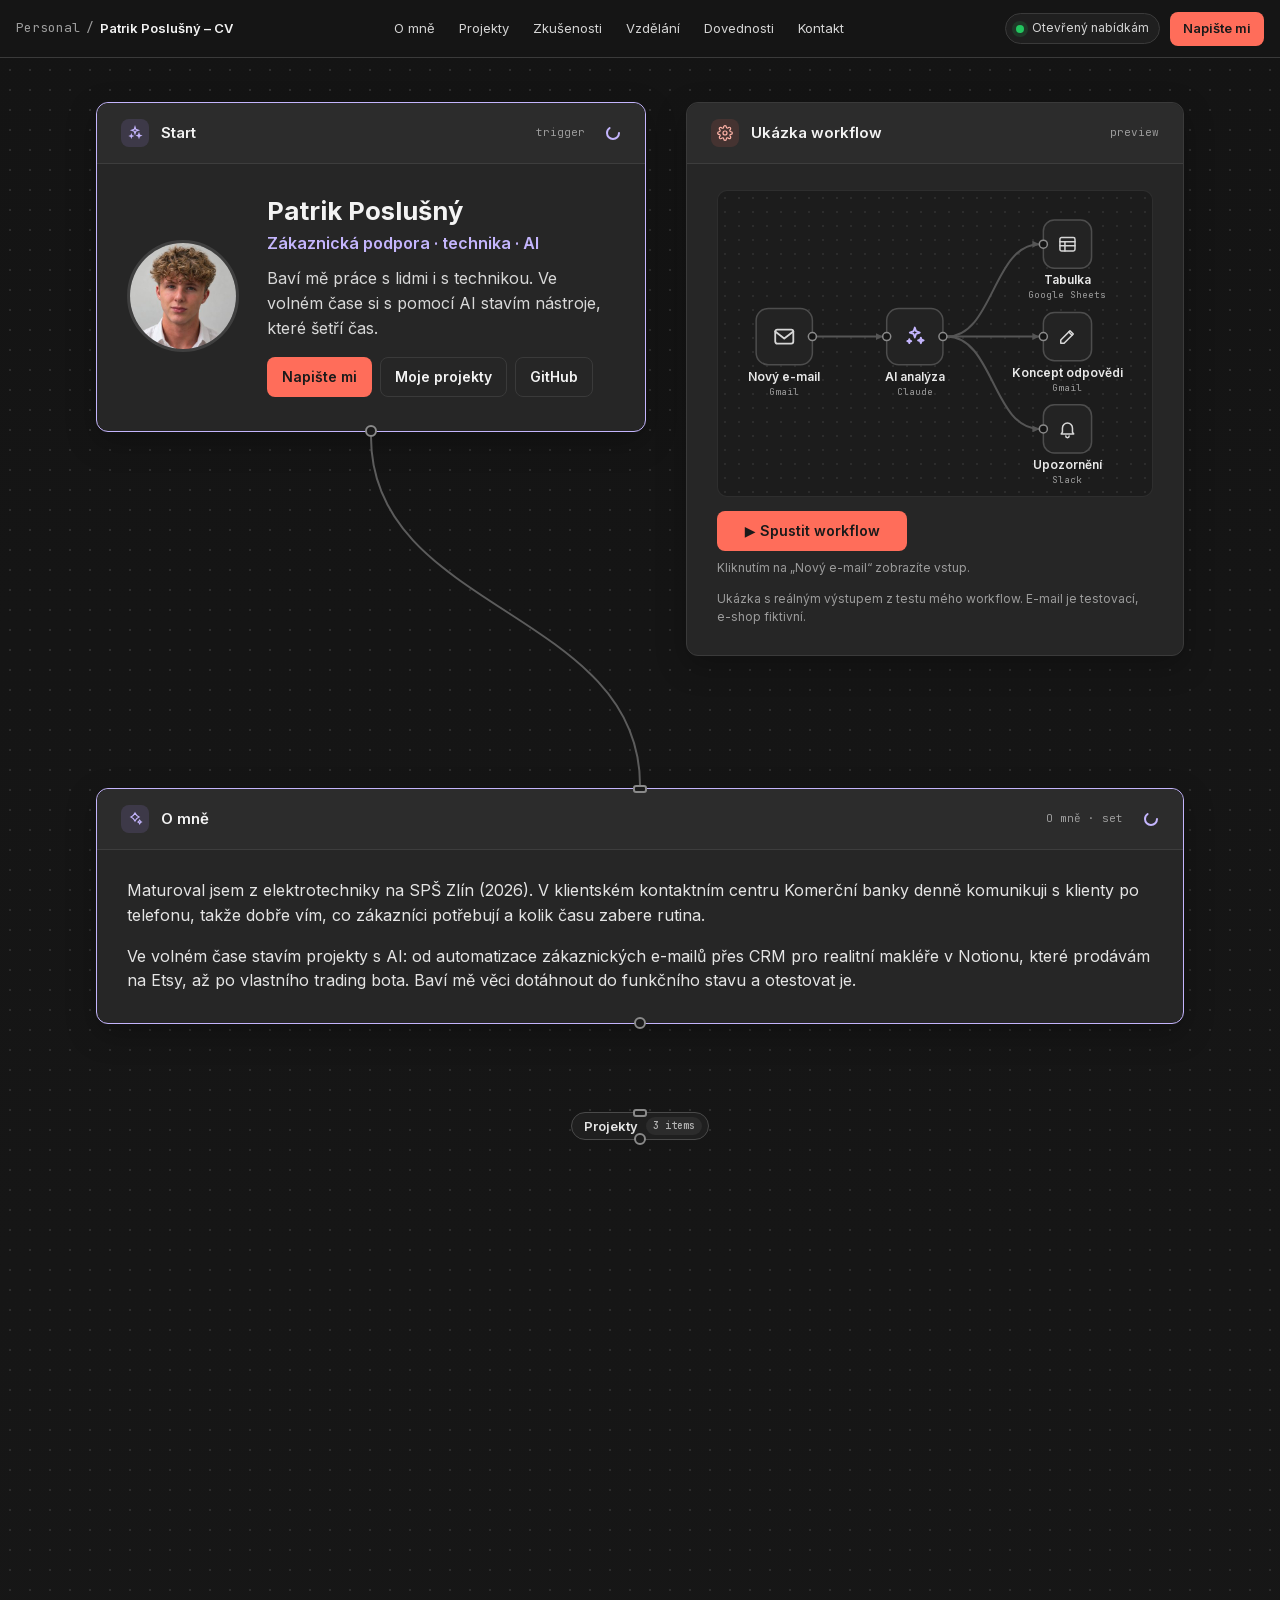
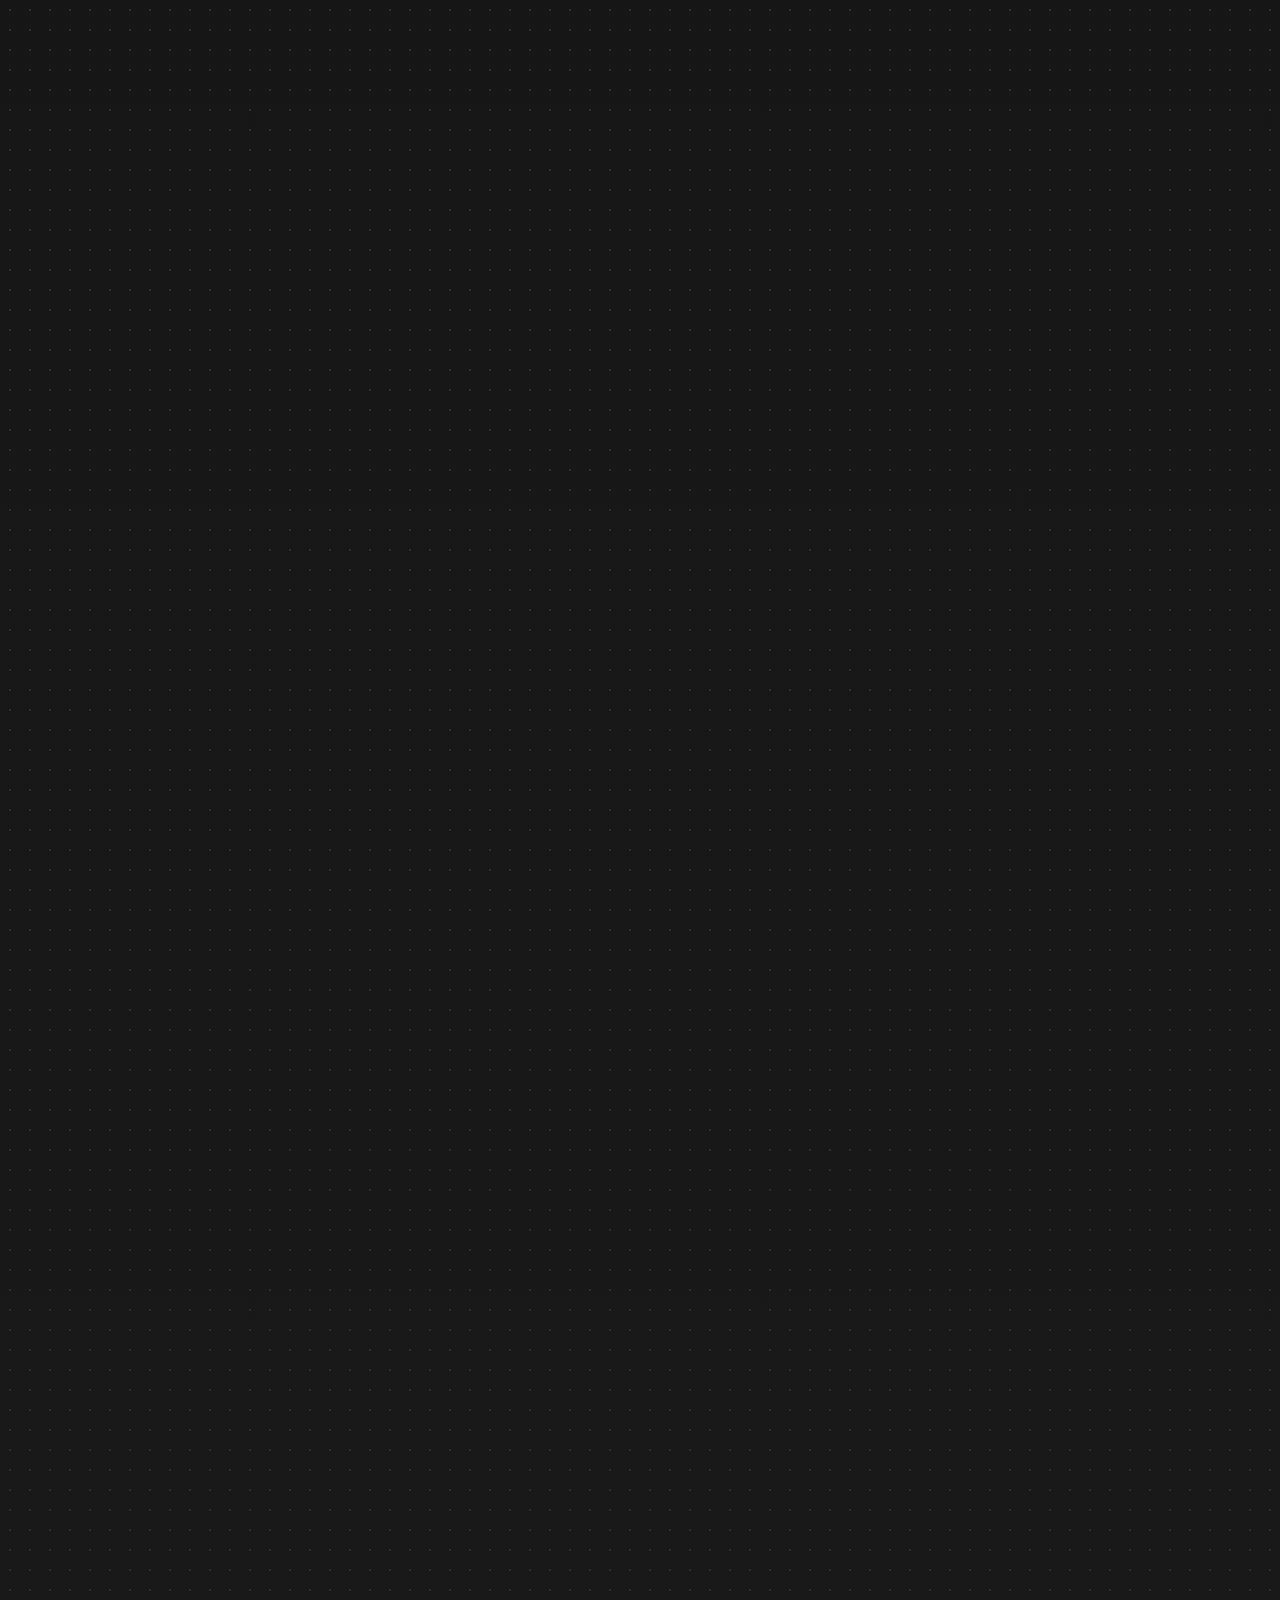
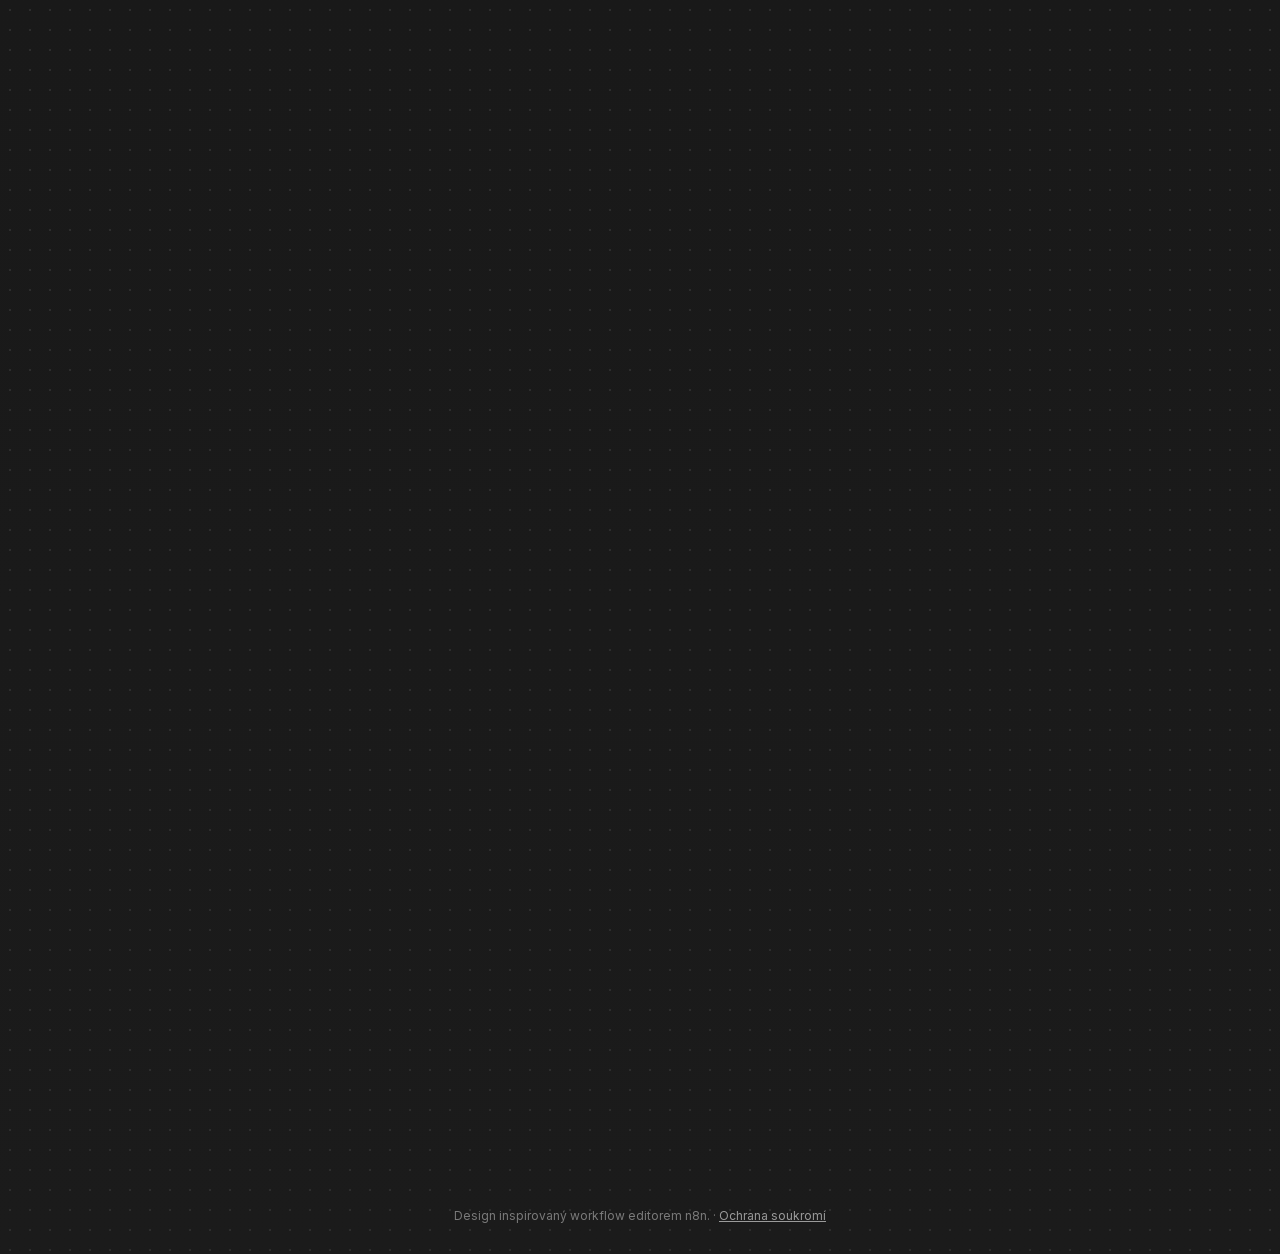
<file: index.html>
<!DOCTYPE html>
<html lang="cs">
  <head>
    <meta charset="utf-8" />
    <meta name="viewport" content="width=device-width, initial-scale=1" />
    <meta http-equiv="Content-Security-Policy" content="default-src 'self'; script-src 'self' 'sha256-WZRJfWvsnNCPcxzZwvyhovnZGqhZaC+8gPGPRbx6wTk='; style-src 'self'; font-src 'self'; img-src 'self' data:; connect-src 'none'; object-src 'none'; base-uri 'self'; form-action 'none'" />
    <meta name="referrer" content="strict-origin-when-cross-origin" />
    <title>Patrik Poslušný – životopis a projekty</title>
    <meta
      name="description"
      content="Patrik Poslušný – zákaznická podpora · technika · AI. Baví mě práce s lidmi i s technikou. Ve volném čase si s pomocí AI stavím nástroje, které šetří čas."
    />
    <meta property="og:title" content="Patrik Poslušný – životopis a projekty" />
    <meta
      property="og:description"
      content="Patrik Poslušný – zákaznická podpora · technika · AI. Baví mě práce s lidmi i s technikou. Ve volném čase si s pomocí AI stavím nástroje, které šetří čas."
    />
    <meta property="og:type" content="website" />
    <meta property="og:url" content="https://patrikpdev.github.io/" />
    <meta property="og:image" content="https://patrikpdev.github.io/assets/og-image-3.jpg" />
    <meta property="og:image:width" content="1200" />
    <meta property="og:image:height" content="630" />
    <meta property="og:image:alt" content="Patrik Poslušný – zákaznická podpora · technika · AI" />
    <meta property="og:locale" content="cs_CZ" />
    <meta name="twitter:card" content="summary_large_image" />
    <link rel="canonical" href="https://patrikpdev.github.io/" />
    <meta name="theme-color" content="#141414" />
    <link rel="icon" href="favicon.svg" type="image/svg+xml" />
    <link rel="preload" href="assets/fonts/inter-latin.woff2" as="font" type="font/woff2" crossorigin />
    <link rel="preload" href="assets/fonts/inter-latin-ext.woff2" as="font" type="font/woff2" crossorigin />
    <link rel="stylesheet" href="fonts.css?v=1" />
    <link rel="stylesheet" href="styles.css?v=15" />
    <script>document.documentElement.classList.add("js");</script>
  </head>
  <body>
    <a class="skip-link" href="#obsah">Přeskočit na obsah</a>

    <header class="topbar">
      <div class="topbar-inner">
        <p class="brand">
          <span class="brand-crumb">Personal</span>
          <span class="brand-sep" aria-hidden="true">/</span>
          <span class="brand-name">Patrik Poslušný – CV</span>
        </p>

        <button
          class="nav-toggle"
          type="button"
          aria-expanded="false"
          aria-controls="site-nav"
        >
          <span class="nav-toggle-bars" aria-hidden="true"></span>
          <span class="visually-hidden">Menu</span>
        </button>

        <nav id="site-nav" class="site-nav" aria-label="Sekce životopisu">
          <ul>
            <li><a href="#o-mne">O mně</a></li>
            <li><a href="#projekty">Projekty</a></li>
            <li><a href="#zkusenosti">Zkušenosti</a></li>
            <li><a href="#vzdelani">Vzdělání</a></li>
            <li><a href="#dovednosti">Dovednosti</a></li>
            <li><a href="#kontakt">Kontakt</a></li>
          </ul>
        </nav>

        <div class="topbar-actions">
          <p class="status-pill">
            <span class="status-dot" aria-hidden="true"></span>
            Otevřený nabídkám
          </p>
          <a class="btn btn-accent btn-sm" href="mailto:poslusny.pata@gmail.com">Napište mi</a>
        </div>
      </div>
    </header>

    <main id="obsah" class="canvas">
      <section class="hero" aria-labelledby="hero-name">
        <article class="node node-panel hero-card reveal" data-node="start" data-handles="out" data-dim>
          <header class="node-head">
            <span class="node-icon node-icon-ai" aria-hidden="true">
              <svg viewBox="0 0 24 24" width="16" height="16" fill="none" stroke="currentColor" stroke-width="1.8">
                <path d="M12 3l1.2 3.6L17 8l-3.8 1.4L12 13l-1.2-3.6L7 8l3.8-1.4L12 3z" />
                <path d="M18 13l.7 2 2.1.8-2.1.8-.7 2-.7-2-2.1-.8 2.1-.8.7-2z" />
                <path d="M6.5 14.5l.5 1.4 1.5.6-1.5.6-.5 1.4-.5-1.4-1.5-.6 1.5-.6.5-1.4z" />
              </svg>
            </span>
            <p class="node-title">Start</p>
            <p class="node-type">trigger</p>
          </header>
          <div class="hero-body">
            <img
              class="hero-photo"
              src="assets/foto-320.jpg"
              alt="Fotografie Patrika Poslušného"
              width="160"
              height="160"
            />
            <div class="hero-copy">
              <h1 id="hero-name">Patrik Poslušný</h1>
              <p class="hero-role">Zákaznická podpora · technika · AI</p>
              <p class="hero-lead">
                Baví mě práce s&nbsp;lidmi i&nbsp;s&nbsp;technikou. Ve volném čase si s&nbsp;pomocí AI stavím nástroje, které šetří čas.
              </p>
              <div class="hero-actions">
                <a class="btn btn-accent" href="mailto:poslusny.pata@gmail.com">Napište mi</a>
                <a class="btn btn-ghost" href="#projekty">Moje projekty</a>
                <a class="btn btn-ghost" href="https://github.com/PatrikPdev" rel="noopener noreferrer">GitHub</a>
              </div>
            </div>
          </div>
        </article>

        <article class="node-panel demo-panel reveal" aria-labelledby="demo-heading" data-dim>
          <header class="node-head">
            <span class="node-icon node-icon-gear" aria-hidden="true">
              <svg viewBox="0 0 24 24" width="16" height="16" fill="none" stroke="currentColor" stroke-width="1.8">
                <circle cx="12" cy="12" r="3" />
                <path
                  d="M19.4 15a1.7 1.7 0 0 0 .3 1.8l.1.1a2 2 0 1 1-2.8 2.8l-.1-.1a1.7 1.7 0 0 0-1.8-.3 1.7 1.7 0 0 0-1 1.5V21a2 2 0 1 1-4 0v-.1a1.7 1.7 0 0 0-1.1-1.5 1.7 1.7 0 0 0-1.8.3l-.1.1a2 2 0 1 1-2.8-2.8l.1-.1a1.7 1.7 0 0 0 .3-1.8 1.7 1.7 0 0 0-1.5-1H3a2 2 0 1 1 0-4h.1a1.7 1.7 0 0 0 1.5-1.1 1.7 1.7 0 0 0-.3-1.8l-.1-.1a2 2 0 1 1 2.8-2.8l.1.1a1.7 1.7 0 0 0 1.8.3H9a1.7 1.7 0 0 0 1-1.5V3a2 2 0 1 1 4 0v.1a1.7 1.7 0 0 0 1 1.5 1.7 1.7 0 0 0 1.8-.3l.1-.1a2 2 0 1 1 2.8 2.8l-.1.1a1.7 1.7 0 0 0-.3 1.8V9c.3.6.9 1 1.5 1.1H21a2 2 0 1 1 0 4h-.1a1.7 1.7 0 0 0-1.5 1z"
                />
              </svg>
            </span>
            <h2 id="demo-heading" class="node-title">Ukázka workflow</h2>
            <p class="node-type">preview</p>
          </header>
          <div class="demo">
            <div class="demo-stage" id="demo-stage">
              <svg
                class="wf"
                viewBox="0 0 420 292"
                role="group"
                aria-label="Schéma workflow: Nový e-mail, AI analýza, a z ní Tabulka, Koncept odpovědi a Upozornění"
              >
                <defs>
                  <marker id="wf-arrow" viewBox="0 0 8 8" refX="8" refY="4" markerWidth="7" markerHeight="7" markerUnits="userSpaceOnUse" orient="auto">
                    <path d="M0 0L8 4L0 8z" class="wf-arrow" />
                  </marker>
                  <marker id="wf-arrow-done" viewBox="0 0 8 8" refX="8" refY="4" markerWidth="7" markerHeight="7" markerUnits="userSpaceOnUse" orient="auto">
                    <path d="M0 0L8 4L0 8z" class="wf-arrow-done" />
                  </marker>
                </defs>
                <g class="wf-edges" aria-hidden="true">
                  <path id="wf-e1" class="wf-edge" d="M92 137 H158" />
                  <path id="wf-e2" class="wf-edge" d="M222 137 C268 137 268 45 314 45" />
                  <path id="wf-e3" class="wf-edge" d="M222 137 H314" />
                  <path id="wf-e4" class="wf-edge" d="M222 137 C268 137 268 229 314 229" />
                </g>
                <g class="wf-chips" aria-hidden="true"></g>

                <g
                  class="wf-node wf-node-mail"
                  id="wf-n-mail"
                  tabindex="0"
                  role="button"
                  aria-label="Nový e-mail (Gmail): zobrazit vstupní e-mail"
                  aria-expanded="false"
                  aria-controls="wf-bubble"
                >
                  <rect class="wf-box" x="32" y="109" width="56" height="56" rx="12" />
                  <circle class="wf-port" cx="88" cy="137" r="4" />
                  <svg class="wf-icon" x="48" y="125" width="24" height="24" viewBox="0 0 24 24">
                    <rect x="3" y="5" width="18" height="14" rx="2" />
                    <path d="M3 7l9 7 9-7" />
                  </svg>
                  <g transform="translate(84 113)"><g class="wf-badge"><circle r="8" /><path d="M-3.5 0.2l2.2 2.2 4.8-5" /></g></g>
                  <text class="wf-label" x="60" y="181">Nový e-mail</text>
                  <text class="wf-sub" x="60" y="195">Gmail</text>
                </g>

                <g class="wf-node wf-node-ai" id="wf-n-ai" aria-hidden="true">
                  <rect class="wf-box" x="162" y="109" width="56" height="56" rx="12" />
                  <circle class="wf-port" cx="162" cy="137" r="4" />
                  <circle class="wf-port" cx="218" cy="137" r="4" />
                  <svg class="wf-icon" x="178" y="125" width="24" height="24" viewBox="0 0 24 24">
                    <path d="M12 3l1.2 3.6L17 8l-3.8 1.4L12 13l-1.2-3.6L7 8l3.8-1.4L12 3z" />
                    <path d="M18 13l.7 2 2.1.8-2.1.8-.7 2-.7-2-2.1-.8 2.1-.8.7-2z" />
                    <path d="M6.5 14.5l.5 1.4 1.5.6-1.5.6-.5 1.4-.5-1.4-1.5-.6 1.5-.6.5-1.4z" />
                  </svg>
                  <g transform="translate(214 113)"><g class="wf-badge"><circle r="8" /><path d="M-3.5 0.2l2.2 2.2 4.8-5" /></g></g>
                  <g class="wf-spin" transform="translate(156 95)">
                    <circle class="wf-spin-ring" r="6" />
                    <text x="11" y="4">Analyzuji…</text>
                  </g>
                  <text class="wf-label" x="190" y="181">AI analýza</text>
                  <text class="wf-sub" x="190" y="195">Claude</text>
                </g>

                <g class="wf-node" id="wf-n-sheet" aria-hidden="true">
                  <rect class="wf-box" x="318" y="21" width="48" height="48" rx="11" />
                  <circle class="wf-port" cx="318" cy="45" r="4" />
                  <svg class="wf-icon" x="332" y="35" width="20" height="20" viewBox="0 0 24 24">
                    <rect x="3" y="4" width="18" height="16" rx="2" />
                    <path d="M3 9h18M3 14h18M9 9v11" />
                  </svg>
                  <g transform="translate(362 25)"><g class="wf-badge"><circle r="8" /><path d="M-3.5 0.2l2.2 2.2 4.8-5" /></g></g>
                  <text class="wf-label" x="342" y="85">Tabulka</text>
                  <text class="wf-sub" x="342" y="99">Google Sheets</text>
                </g>

                <g class="wf-node" id="wf-n-draft" aria-hidden="true">
                  <rect class="wf-box" x="318" y="113" width="48" height="48" rx="11" />
                  <circle class="wf-port" cx="318" cy="137" r="4" />
                  <svg class="wf-icon" x="332" y="127" width="20" height="20" viewBox="0 0 24 24">
                    <path d="M4 20h4L19 9l-4-4L4 16v4z" />
                    <path d="M13.5 6.5l4 4" />
                  </svg>
                  <g transform="translate(362 117)"><g class="wf-badge"><circle r="8" /><path d="M-3.5 0.2l2.2 2.2 4.8-5" /></g></g>
                  <text class="wf-label" x="342" y="177">Koncept odpovědi</text>
                  <text class="wf-sub" x="342" y="191">Gmail</text>
                </g>

                <g class="wf-node" id="wf-n-alert" aria-hidden="true">
                  <rect class="wf-box" x="318" y="205" width="48" height="48" rx="11" />
                  <circle class="wf-port" cx="318" cy="229" r="4" />
                  <svg class="wf-icon" x="332" y="219" width="20" height="20" viewBox="0 0 24 24">
                    <path d="M6 16V11a6 6 0 1 1 12 0v5l1.5 2h-15L6 16z" />
                    <path d="M10 20.5a2 2 0 0 0 4 0" />
                  </svg>
                  <g transform="translate(362 209)"><g class="wf-badge"><circle r="8" /><path d="M-3.5 0.2l2.2 2.2 4.8-5" /></g></g>
                  <text class="wf-label" x="342" y="269">Upozornění</text>
                  <text class="wf-sub" x="342" y="283">Slack</text>
                </g>

                <g class="wf-pulses" aria-hidden="true"></g>
              </svg>

              <div class="wf-mail" aria-hidden="true">
                <svg viewBox="0 0 24 24" width="14" height="14" fill="none" stroke="currentColor" stroke-width="1.8">
                  <rect x="3" y="5" width="18" height="14" rx="2" />
                  <path d="M3 7l9 7 9-7" />
                </svg>
                Rollo beschädigt angekommen!!!
              </div>

              <div class="wf-bubble" id="wf-bubble" role="dialog" aria-labelledby="wf-bubble-subject" hidden>
                <button class="wf-bubble-close" type="button" aria-label="Zavřít e-mail">×</button>
                <p class="wf-bubble-label">Vstup · příchozí e-mail</p>
                <p class="wf-bubble-subject" id="wf-bubble-subject">Rollo beschädigt angekommen!!!</p>
                <p class="wf-bubble-text">
                  Guten Tag, ich habe heute mein Rollo „Tag und Nacht“ erhalten (Bestellung 20261342) und es ist komplett beschädigt – die Kassette ist gebrochen und der Stoff ist eingerissen. … Ich erwarte eine schnelle Lösung. Mit freundlichen Grüßen, Thomas Becker
                </p>
              </div>
            </div>

            <div class="demo-controls">
              <button class="btn btn-accent demo-run" type="button" id="demo-run">▶ Spustit workflow</button>
              <p class="demo-hint">Kliknutím na „Nový e-mail“ zobrazíte vstup.</p>
            </div>

            <div class="wf-output" id="wf-output" aria-hidden="true">
              <div class="wf-output-inner">
                <div class="wf-output-head">
                  <span class="wf-output-title">OUTPUT</span>
                  <span class="wf-output-meta">AI analýza · 1 item</span>
                </div>
<pre class="wf-json"><code>{
  <span class="j-k">"jazyk"</span>: <span class="j-s">"de"</span>,
  <span class="j-k">"kategorie"</span>: <span class="j-s">"reklamace"</span>,
  <span class="j-k">"cislo_objednavky"</span>: <span class="j-s">"20261342"</span>,
  <span class="j-k">"nalada"</span>: <span class="j-s">"negativni"</span>,
  <span class="j-k">"urgentni"</span>: <span class="j-b">true</span>,
  <span class="j-k">"shrnuti_cz"</span>: <span class="j-s">"Zákazník obdržel poškozené rolety „Tag und Nacht“ (kazeta zlomená, látka roztržená) a žádá rychlé řešení."</span>
}</code></pre>
                <ul class="wf-results">
                  <li><span class="wf-check" aria-hidden="true">✓</span> Řádek zapsán do tabulky</li>
                  <li><span class="wf-check" aria-hidden="true">✓</span> Koncept odpovědi v němčině připraven ke kontrole</li>
                  <li><span class="wf-check" aria-hidden="true">✓</span> Urgentní → upozornění do Slacku</li>
                </ul>
              </div>
            </div>

            <p class="demo-caption">Ukázka s reálným výstupem z testu mého workflow. E-mail je testovací, e-shop fiktivní.</p>
            <p class="visually-hidden" id="demo-status" aria-live="polite"></p>
          </div>
        </article>
      </section>

      <section id="o-mne" class="section" aria-labelledby="o-mne-heading">
        <article class="node node-panel reveal" data-node="o-mne" data-dim>
          <header class="node-head">
            <span class="node-icon node-icon-ai" aria-hidden="true">
              <svg viewBox="0 0 24 24" width="16" height="16" fill="none" stroke="currentColor" stroke-width="1.8">
                <path d="M12 3c1.5 3 3 4.5 6 6-3 1.5-4.5 3-6 6-1.5-3-3-4.5-6-6 3-1.5 4.5-3 6-6z" />
                <path d="M19 14c.6 1.2 1.2 1.8 2.4 2.4C20.2 17 19.6 17.6 19 19c-.6-1.2-1.2-1.8-2.4-2.4C17.8 15.8 18.4 15.2 19 14z" />
              </svg>
            </span>
            <h2 id="o-mne-heading" class="node-title">O mně</h2>
            <p class="node-type">O mně · set</p>
          </header>
          <div class="node-body prose">
            <p>
              Maturoval jsem z elektrotechniky na SPŠ Zlín (2026). V klientském kontaktním centru Komerční banky denně komunikuji s klienty po telefonu, takže dobře vím, co zákazníci potřebují a kolik času zabere rutina.
            </p>
            <p>
              Ve volném čase stavím projekty s AI: od automatizace zákaznických e-mailů přes CRM pro realitní makléře v Notionu, které prodávám na Etsy, až po vlastního trading bota. Baví mě věci dotáhnout do funkčního stavu a otestovat je.
            </p>
          </div>
        </article>
      </section>

      <section id="projekty" class="section projects-section" aria-labelledby="projekty-heading">
        <h2 id="projekty-heading" class="branch-title node" data-node="fork" data-nostatus>Projekty <span class="branch-count">3 items</span></h2>
        <div class="project-grid">
          <article class="node node-panel project-node reveal" data-node="p-email" data-ndv="p-email" data-dim>
            <header class="node-head">
              <span class="node-icon node-icon-mail" aria-hidden="true">
                <svg viewBox="0 0 24 24" width="16" height="16" fill="none" stroke="currentColor" stroke-width="1.8">
                  <rect x="3" y="5" width="18" height="14" rx="2" />
                  <path d="M3 7l9 7 9-7" />
                </svg>
              </span>
              <h3 class="node-title">AI asistent na zákaznické e-maily</h3>
            </header>
            <div class="node-body">
              <p class="state-pill state-pill-success">Funkční · otestováno</p>
              <ul class="pills" aria-label="Nástroje">
                <li>n8n</li>
                <li>Claude API</li>
                <li>Gmail</li>
                <li>Google Sheets</li>
                <li>Slack</li>
              </ul>
              <p>
                AI agent zařadí e-mail zákazníka, sám dohledá objednávku v systému e-shopu a připraví odpověď v jeho jazyce. Odeslání vždy schvaluje člověk.
              </p>
              <button class="btn btn-accent btn-sm" type="button" data-ndv-open="p-email" aria-haspopup="dialog">Otevřít</button>
            </div>
          </article>

          <article class="node node-panel project-node reveal" data-node="p-deskdeed" data-ndv="p-deskdeed" data-dim>
            <header class="node-head">
              <span class="node-icon node-icon-table" aria-hidden="true">
                <svg viewBox="0 0 24 24" width="16" height="16" fill="none" stroke="currentColor" stroke-width="1.8">
                  <rect x="3" y="4" width="18" height="16" rx="2" />
                  <path d="M3 9h18M3 14h18M9 9v11" />
                </svg>
              </span>
              <h3 class="node-title">DeskDeed: CRM pro realitní makléře v Notionu</h3>
            </header>
            <div class="node-body">
              <p class="state-pill state-pill-success">V prodeji · 5★ recenze</p>
              <ul class="pills" aria-label="Nástroje">
                <li>Notion</li>
                <li>Claude</li>
                <li>ElevenLabs</li>
                <li>Canva</li>
                <li>Etsy</li>
              </ul>
              <p>
                Digitální produkt, který jsem s AI nástroji sám navrhl, postavil a uvedl na trh. Je živý na Etsy, má první prodej a 5★ recenzi.
              </p>
              <button class="btn btn-accent btn-sm" type="button" data-ndv-open="p-deskdeed" aria-haspopup="dialog">Otevřít</button>
            </div>
          </article>

          <article class="node node-panel project-node reveal" data-node="p-bot" data-ndv="p-bot" data-dim>
            <header class="node-head">
              <span class="node-icon node-icon-gear" aria-hidden="true">
                <svg viewBox="0 0 24 24" width="16" height="16" fill="none" stroke="currentColor" stroke-width="1.8">
                  <path d="M4 19h16" />
                  <path d="M6 15l4-5 3 3 5-7" />
                  <circle cx="18" cy="6" r="1.4" />
                </svg>
              </span>
              <h3 class="node-title">Solana trading bot: výzkum a automatizace s AI agentem</h3>
            </header>
            <div class="node-body">
              <p class="state-pill state-pill-warn">Ve vývoji</p>
              <ul class="pills" aria-label="Nástroje">
                <li>Claude Code</li>
                <li>TypeScript/Node.js</li>
                <li>SQLite</li>
                <li>API (Helius, Jupiter, GeckoTerminal)</li>
                <li>DigitalOcean</li>
              </ul>
              <p>
                Systém, který sbírá data z blockchainu a nepřetržitě testuje obchodní strategie. Kód psal AI agent Claude Code, já projekt vedl, testoval a nasazoval.
              </p>
              <button class="btn btn-accent btn-sm" type="button" data-ndv-open="p-bot" aria-haspopup="dialog">Otevřít</button>
            </div>
          </article>
        </div>
      </section>

      <section id="zkusenosti" class="section" aria-labelledby="zk-heading">
        <article class="node node-panel group-panel reveal" data-node="g-zkusenosti">
          <header class="node-head" data-dim>
            <span class="node-icon node-icon-success" aria-hidden="true">
              <svg viewBox="0 0 24 24" width="16" height="16" fill="none" stroke="currentColor" stroke-width="1.8">
                <rect x="3" y="7" width="18" height="13" rx="2" />
                <path d="M9 7V5a2 2 0 0 1 2-2h2a2 2 0 0 1 2 2v2M3 13h18" />
              </svg>
            </span>
            <h2 id="zk-heading" class="node-title">Zkušenosti</h2>
            <p class="node-type">Zkušenosti · 2 items</p>
          </header>
          <div class="node-body">
            <ol class="timeline" aria-label="Zkušenosti v časovém pořadí">
              <li class="tl-item reveal" data-ndv="job-mcd" data-dim>
                <div class="node tl-node" data-node="job-mcd">
                  <button class="tl-head" type="button" aria-expanded="false" aria-controls="tl-more-job-mcd">
                    <span class="tl-logo" aria-hidden="true">
                      <svg viewBox="0 0 48 48" width="48" height="48">
                        <defs>
                          <linearGradient id="lg-mcd" x1="0" y1="0" x2="1" y2="1">
                            <stop offset="0" stop-color="#fb923c" />
                            <stop offset="1" stop-color="#dc2626" />
                          </linearGradient>
                        </defs>
                        <rect width="48" height="48" rx="13" fill="url(#lg-mcd)" />
                        <path d="M11.5 22.5a12.5 9 0 0 1 25 0z" fill="#fde68a" />
                        <circle cx="19" cy="17.5" r="1" fill="#f59e0b" />
                        <circle cx="24" cy="15.5" r="1" fill="#f59e0b" />
                        <circle cx="29" cy="17.5" r="1" fill="#f59e0b" />
                        <path d="M11 25.2c2 1.6 3.7 1.6 5.4 0s3.7-1.6 5.4 0 3.7 1.6 5.4 0 3.7-1.6 5.4 0 3 1.4 4.4.4" fill="none" stroke="#4ade80" stroke-width="2.6" stroke-linecap="round" />
                        <rect x="11" y="27.5" width="26" height="5" rx="2.5" fill="#7c2d12" />
                        <rect x="12" y="33.5" width="24" height="5" rx="2.5" fill="#fde68a" />
                      </svg>
                    </span>
                    <span class="tl-text">
                      <span class="tl-name">McDonald’s</span>
                      <span class="tl-role">Pracovník obsluhy</span>
                      <span class="tl-date">03/2024 – 06/2025</span>
                    </span>
                    <svg class="tl-chev" viewBox="0 0 16 16" width="16" height="16" aria-hidden="true"><path d="M4.5 6.5L8 10l3.5-3.5" fill="none" stroke="currentColor" stroke-width="1.6" stroke-linecap="round" stroke-linejoin="round" /></svg>
                  </button>
                  <div class="tl-more" id="tl-more-job-mcd" inert><div class="tl-more-inner" data-fill="job-mcd"></div></div>
                </div>
              </li>
              <li class="tl-item reveal" data-ndv="job-kb" data-dim>
                <div class="node tl-node" data-node="job-kb">
                  <button class="tl-head" type="button" aria-expanded="false" aria-controls="tl-more-job-kb">
                    <span class="tl-logo" aria-hidden="true">
                      <svg viewBox="0 0 48 48" width="48" height="48">
                        <defs>
                          <linearGradient id="lg-kb" x1="0" y1="0" x2="1" y2="1">
                            <stop offset="0" stop-color="#6366f1" />
                            <stop offset="1" stop-color="#1e3a8a" />
                          </linearGradient>
                        </defs>
                        <rect width="48" height="48" rx="13" fill="url(#lg-kb)" />
                        <path d="M10 18.5L22 11l12 7.5z" fill="#e0e7ff" />
                        <rect x="12.5" y="20.5" width="3.6" height="10" rx="1" fill="#c7d2fe" />
                        <rect x="20.2" y="20.5" width="3.6" height="10" rx="1" fill="#c7d2fe" />
                        <rect x="27.9" y="20.5" width="3.6" height="10" rx="1" fill="#c7d2fe" />
                        <rect x="10" y="32" width="24" height="3.2" rx="1.2" fill="#e0e7ff" />
                        <circle cx="35.5" cy="34.5" r="8.5" fill="#22c55e" />
                        <path d="M31.5 35v-1a4 4 0 0 1 8 0v1" fill="none" stroke="#052e16" stroke-width="1.8" stroke-linecap="round" />
                        <rect x="30.6" y="34.4" width="2.4" height="3.6" rx="1" fill="#052e16" />
                        <rect x="38" y="34.4" width="2.4" height="3.6" rx="1" fill="#052e16" />
                      </svg>
                    </span>
                    <span class="tl-text">
                      <span class="tl-name">Komerční banka</span>
                      <span class="tl-role">Pracovník klientského kontaktního centra</span>
                      <span class="tl-date">07/2026 – současnost</span>
                    </span>
                    <svg class="tl-chev" viewBox="0 0 16 16" width="16" height="16" aria-hidden="true"><path d="M4.5 6.5L8 10l3.5-3.5" fill="none" stroke="currentColor" stroke-width="1.6" stroke-linecap="round" stroke-linejoin="round" /></svg>
                  </button>
                  <div class="tl-more" id="tl-more-job-kb" inert><div class="tl-more-inner" data-fill="job-kb"></div></div>
                </div>
              </li>
            </ol>
          </div>
        </article>
      </section>

      <section id="vzdelani" class="section" aria-labelledby="vz-heading">
        <article class="node node-panel group-panel reveal" data-node="g-vzdelani">
          <header class="node-head" data-dim>
            <span class="node-icon node-icon-ai" aria-hidden="true">
              <svg viewBox="0 0 24 24" width="16" height="16" fill="none" stroke="currentColor" stroke-width="1.8">
                <path d="M2 9l10-5 10 5-10 5L2 9z" />
                <path d="M6 11v5c0 1.5 3 3 6 3s6-1.5 6-3v-5" />
              </svg>
            </span>
            <h2 id="vz-heading" class="node-title">Vzdělání</h2>
            <p class="node-type">Vzdělání · 4 items</p>
          </header>
          <div class="node-body">
            <ol class="timeline" aria-label="Vzdělání a jazyky">
              <li class="tl-item reveal" data-ndv="school" data-dim>
                <div class="node tl-node" data-node="school">
                  <button class="tl-head" type="button" aria-expanded="false" aria-controls="tl-more-school">
                    <span class="tl-logo" aria-hidden="true">
                      <svg viewBox="0 0 48 48" width="48" height="48">
                        <defs>
                          <linearGradient id="lg-school" x1="0" y1="0" x2="1" y2="1">
                            <stop offset="0" stop-color="#2dd4bf" />
                            <stop offset="1" stop-color="#0e7490" />
                          </linearGradient>
                        </defs>
                        <rect width="48" height="48" rx="13" fill="url(#lg-school)" />
                        <path d="M8 20l15-7.5L38 20l-15 7.5z" fill="#f0fdfa" />
                        <path d="M14.5 23.5v6.5c0 2.2 3.8 4.5 8.5 4.5s8.5-2.3 8.5-4.5v-6.5L23 27.5z" fill="#99f6e4" />
                        <path d="M36 20.5v7" stroke="#f0fdfa" stroke-width="1.8" stroke-linecap="round" />
                        <path d="M38.5 28l-4 6.5h3.2l-1.7 5.5 5.2-7.4h-3.2l1.9-4.6z" fill="#fde047" />
                      </svg>
                    </span>
                    <span class="tl-text">
                      <span class="tl-name">Střední průmyslová škola Zlín</span>
                      <span class="tl-role">Elektrotechnika (maturitní obor)</span>
                      <span class="tl-date">2022 – 2026</span>
                    </span>
                    <svg class="tl-chev" viewBox="0 0 16 16" width="16" height="16" aria-hidden="true"><path d="M4.5 6.5L8 10l3.5-3.5" fill="none" stroke="currentColor" stroke-width="1.6" stroke-linecap="round" stroke-linejoin="round" /></svg>
                  </button>
                  <div class="tl-more" id="tl-more-school" inert><div class="tl-more-inner" data-fill="school"></div></div>
                </div>
              </li>
              <li class="tl-item reveal" data-ndv="webdev" data-dim>
                <div class="node tl-node" data-node="webdev">
                  <button class="tl-head" type="button" aria-expanded="false" aria-controls="tl-more-webdev">
                    <span class="tl-logo" aria-hidden="true">
                      <svg viewBox="0 0 48 48" width="48" height="48">
                        <defs>
                          <linearGradient id="lg-webdev" x1="0" y1="0" x2="1" y2="1">
                            <stop offset="0" stop-color="#a78bfa" />
                            <stop offset="1" stop-color="#6d28d9" />
                          </linearGradient>
                        </defs>
                        <rect width="48" height="48" rx="13" fill="url(#lg-webdev)" />
                        <rect x="8" y="11" width="32" height="24" rx="3.5" fill="#f5f3ff" />
                        <path d="M8 14.5a3.5 3.5 0 0 1 3.5-3.5h25a3.5 3.5 0 0 1 3.5 3.5V17H8z" fill="#ddd6fe" />
                        <circle cx="12" cy="14" r="1.1" fill="#7c3aed" /><circle cx="15.5" cy="14" r="1.1" fill="#7c3aed" />
                        <path d="M19.5 22l-4 4 4 4M28.5 22l4 4-4 4M25.5 20.5l-3 11" fill="none" stroke="#5b21b6" stroke-width="2" stroke-linecap="round" stroke-linejoin="round" />
                        <circle cx="37" cy="36" r="7" fill="#22d3ee" />
                        <ellipse cx="37" cy="36" rx="5" ry="2" fill="none" stroke="#083344" stroke-width="1" />
                        <ellipse cx="37" cy="36" rx="5" ry="2" fill="none" stroke="#083344" stroke-width="1" transform="rotate(60 37 36)" />
                        <ellipse cx="37" cy="36" rx="5" ry="2" fill="none" stroke="#083344" stroke-width="1" transform="rotate(-60 37 36)" />
                        <circle cx="37" cy="36" r="1" fill="#083344" />
                      </svg>
                    </span>
                    <span class="tl-text">
                      <span class="tl-name">Full stack development</span>
                      <span class="tl-role">Samostudium s AI jako učitelem</span>
                      <span class="tl-date">průběžně</span>
                    </span>
                    <svg class="tl-chev" viewBox="0 0 16 16" width="16" height="16" aria-hidden="true"><path d="M4.5 6.5L8 10l3.5-3.5" fill="none" stroke="currentColor" stroke-width="1.6" stroke-linecap="round" stroke-linejoin="round" /></svg>
                  </button>
                  <div class="tl-more" id="tl-more-webdev" inert><div class="tl-more-inner" data-fill="webdev"></div></div>
                </div>
              </li>
              <li class="tl-item reveal" data-ndv="lang-cs" data-dim>
                <div class="node tl-node" data-node="lang-cs">
                  <button class="tl-head" type="button" aria-expanded="false" aria-controls="tl-more-lang-cs">
                    <span class="tl-logo" aria-hidden="true">
                      <svg viewBox="0 0 48 48" width="48" height="48">
                        <defs>
                          <linearGradient id="lg-cs" x1="0" y1="0" x2="1" y2="1">
                            <stop offset="0" stop-color="#475569" />
                            <stop offset="1" stop-color="#1e293b" />
                          </linearGradient>
                        </defs>
                        <rect width="48" height="48" rx="13" fill="url(#lg-cs)" />
                        <path d="M10 12h24a4 4 0 0 1 4 4v12a4 4 0 0 1-4 4H20l-6 5v-5h-4a4 4 0 0 1-4-4V16a4 4 0 0 1 4-4z" fill="#f8fafc" />
                        <text x="22" y="26.5" text-anchor="middle" font-family="JetBrains Mono, monospace" font-size="10" font-weight="700" fill="#1e293b">CS</text>
                        <rect x="27" y="29" width="15" height="10" rx="1.5" fill="#ffffff" />
                        <path d="M27 34h15v3.5a1.5 1.5 0 0 1-1.5 1.5h-12a1.5 1.5 0 0 1-1.5-1.5z" fill="#d7141a" />
                        <path d="M27 30.5a1.5 1.5 0 0 1 1.5-1.5l6 5-6 5a1.5 1.5 0 0 1-1.5-1.5z" fill="#11457e" />
                      </svg>
                    </span>
                    <span class="tl-text">
                      <span class="tl-name">Čeština</span>
                      <span class="tl-role">rodilý mluvčí</span>
                    </span>
                    <svg class="tl-chev" viewBox="0 0 16 16" width="16" height="16" aria-hidden="true"><path d="M4.5 6.5L8 10l3.5-3.5" fill="none" stroke="currentColor" stroke-width="1.6" stroke-linecap="round" stroke-linejoin="round" /></svg>
                  </button>
                  <div class="tl-more" id="tl-more-lang-cs" inert><div class="tl-more-inner" data-fill="lang-cs"></div></div>
                </div>
              </li>
              <li class="tl-item reveal" data-ndv="lang-en" data-dim>
                <div class="node tl-node" data-node="lang-en">
                  <button class="tl-head" type="button" aria-expanded="false" aria-controls="tl-more-lang-en">
                    <span class="tl-logo" aria-hidden="true">
                      <svg viewBox="0 0 48 48" width="48" height="48">
                        <defs>
                          <linearGradient id="lg-en" x1="0" y1="0" x2="1" y2="1">
                            <stop offset="0" stop-color="#3b82f6" />
                            <stop offset="1" stop-color="#4338ca" />
                          </linearGradient>
                        </defs>
                        <rect width="48" height="48" rx="13" fill="url(#lg-en)" />
                        <path d="M10 12h24a4 4 0 0 1 4 4v12a4 4 0 0 1-4 4H20l-6 5v-5h-4a4 4 0 0 1-4-4V16a4 4 0 0 1 4-4z" fill="#eff6ff" />
                        <text x="22" y="26.5" text-anchor="middle" font-family="JetBrains Mono, monospace" font-size="10" font-weight="700" fill="#1e3a8a">EN</text>
                        <circle cx="36" cy="35" r="8" fill="#fbbf24" />
                        <text x="36" y="38.3" text-anchor="middle" font-family="JetBrains Mono, monospace" font-size="8.5" font-weight="700" fill="#422006">B2</text>
                      </svg>
                    </span>
                    <span class="tl-text">
                      <span class="tl-name">Angličtina</span>
                      <span class="tl-role">B2 (certifikát Cambridge FCE)</span>
                    </span>
                    <svg class="tl-chev" viewBox="0 0 16 16" width="16" height="16" aria-hidden="true"><path d="M4.5 6.5L8 10l3.5-3.5" fill="none" stroke="currentColor" stroke-width="1.6" stroke-linecap="round" stroke-linejoin="round" /></svg>
                  </button>
                  <div class="tl-more" id="tl-more-lang-en" inert><div class="tl-more-inner" data-fill="lang-en"></div></div>
                </div>
              </li>
            </ol>
          </div>
        </article>
      </section>

      <section id="dovednosti" class="section" aria-labelledby="dov-heading">
        <article class="node node-panel group-panel skills-panel reveal" data-node="dovednosti">
          <header class="node-head">
            <span class="node-icon node-icon-ai" aria-hidden="true">
              <svg viewBox="0 0 24 24" width="16" height="16" fill="none" stroke="currentColor" stroke-width="1.8">
                <rect x="3" y="3" width="7" height="7" rx="1.5" />
                <rect x="14" y="3" width="7" height="7" rx="1.5" />
                <rect x="3" y="14" width="7" height="7" rx="1.5" />
                <path d="M17.5 14v7M14 17.5h7" />
              </svg>
            </span>
            <h2 id="dov-heading" class="node-title">Dovednosti</h2>
            <div class="skills-view" role="group" aria-label="Zobrazení dovedností">
              <button type="button" class="skills-view-btn" data-view="list" aria-pressed="true">Seznam</button>
              <button type="button" class="skills-view-btn" data-view="json" aria-pressed="false">JSON</button>
            </div>
            <p class="node-type">3 groups · 18 items</p>
          </header>
          <div class="node-body">
            <div class="skill-cats">
              <section class="skill-cat reveal" data-cat="ai" aria-labelledby="sc-ai">
                <header class="skill-cat-head">
                  <span class="skill-cat-icon" aria-hidden="true">
                    <svg viewBox="0 0 24 24" width="18" height="18" fill="none" stroke="currentColor" stroke-width="1.8" stroke-linejoin="round">
                      <path d="M12 3l1.2 3.6L17 8l-3.8 1.4L12 13l-1.2-3.6L7 8l3.8-1.4L12 3z" />
                      <path d="M18 14l.7 2 2 .7-2 .7-.7 2-.7-2-2-.7 2-.7.7-2z" />
                    </svg>
                  </span>
                  <h3 id="sc-ai">Automatizace a AI</h3>
                  <span class="skill-cat-count">6 items</span>
                </header>
                <ul class="skill-rows">
                  <li>n8n</li>
                  <li>Claude API</li>
                  <li>Claude Code (řízení AI agenta)</li>
                  <li>psaní promptů</li>
                  <li>strukturovaný výstup (JSON)</li>
                  <li>Cursor</li>
                </ul>
              </section>

              <section class="skill-cat reveal" data-cat="tech" aria-labelledby="sc-tech">
                <header class="skill-cat-head">
                  <span class="skill-cat-icon" aria-hidden="true">
                    <svg viewBox="0 0 24 24" width="18" height="18" fill="none" stroke="currentColor" stroke-width="1.8" stroke-linecap="round" stroke-linejoin="round">
                      <path d="M8 8l-4 4 4 4M16 8l4 4-4 4M13.5 5l-3 14" />
                    </svg>
                  </span>
                  <h3 id="sc-tech">Technické</h3>
                  <span class="skill-cat-count">8 items</span>
                </header>
                <ul class="skill-rows">
                  <li>REST API</li>
                  <li>JSON</li>
                  <li>OAuth a API klíče</li>
                  <li>Git a GitHub (SSH)</li>
                  <li>cloudový server (DigitalOcean)</li>
                  <li>Google Sheets</li>
                  <li>Slack</li>
                  <li>Notion</li>
                </ul>
              </section>

              <section class="skill-cat reveal" data-cat="com" aria-labelledby="sc-com">
                <header class="skill-cat-head">
                  <span class="skill-cat-icon" aria-hidden="true">
                    <svg viewBox="0 0 24 24" width="18" height="18" fill="none" stroke="currentColor" stroke-width="1.8" stroke-linejoin="round">
                      <path d="M5 16.5A7.5 7.5 0 1 1 12.5 20H7l-2 2.5V16.5z" />
                    </svg>
                  </span>
                  <h3 id="sc-com">Komunikace</h3>
                  <span class="skill-cat-count">4 items</span>
                </header>
                <ul class="skill-rows">
                  <li>telefonická komunikace</li>
                  <li>řešení požadavků zákazníků</li>
                  <li>srozumitelné vysvětlování</li>
                  <li>týmová spolupráce</li>
                </ul>
              </section>
            </div>
          </div>
        </article>
      </section>

      <section id="kontakt" class="section" aria-labelledby="kontakt-heading">
        <article class="node node-panel contact-panel reveal" data-node="kontakt" data-handles="in" data-dim>
          <header class="node-head">
            <span class="node-icon node-icon-chat" aria-hidden="true">
              <svg viewBox="0 0 24 24" width="16" height="16" fill="none" stroke="currentColor" stroke-width="1.8">
                <path d="M5 16.5A7.5 7.5 0 1 1 12.5 20H7l-2 2.5V16.5z" />
              </svg>
            </span>
            <h2 id="kontakt-heading" class="node-title">Kontakt</h2>
            <p class="node-type">Kontakt · send message</p>
          </header>
          <div class="node-body contact-body">
            <ul class="contact-list">
              <li>
                <span class="contact-icon" aria-hidden="true">
                  <svg viewBox="0 0 24 24" width="18" height="18" fill="none" stroke="currentColor" stroke-width="1.8">
                    <rect x="3" y="5" width="18" height="14" rx="2" />
                    <path d="M3 7l9 7 9-7" />
                  </svg>
                </span>
                <a href="mailto:poslusny.pata@gmail.com">poslusny.pata@gmail.com</a>
              </li>
              <li>
                <span class="contact-icon" aria-hidden="true">
                  <svg viewBox="0 0 16 16" width="18" height="18" fill="currentColor">
                    <path d="M8 0C3.58 0 0 3.58 0 8c0 3.54 2.29 6.53 5.47 7.59.4.07.55-.17.55-.38 0-.19-.01-.82-.01-1.49-2.01.37-2.53-.49-2.69-.94-.09-.23-.48-.94-.82-1.13-.28-.15-.68-.52-.01-.53.63-.01 1.08.58 1.23.82.72 1.21 1.87.87 2.33.66.07-.52.28-.87.51-1.07-1.78-.2-3.64-.89-3.64-3.95 0-.87.31-1.59.82-2.15-.08-.2-.36-1.02.08-2.12 0 0 .67-.21 2.2.82.64-.18 1.32-.27 2-.27.68 0 1.36.09 2 .27 1.53-1.04 2.2-.82 2.2-.82.44 1.1.16 1.92.08 2.12.51.56.82 1.27.82 2.15 0 3.07-1.87 3.75-3.65 3.95.29.25.54.73.54 1.48 0 1.07-.01 1.93-.01 2.2 0 .21.15.46.55.38A8.01 8.01 0 0 0 16 8c0-4.42-3.58-8-8-8z" />
                  </svg>
                </span>
                <a href="https://github.com/PatrikPdev" rel="noopener noreferrer">https://github.com/PatrikPdev</a>
              </li>
              <li>
                <span class="contact-icon" aria-hidden="true">
                  <svg viewBox="0 0 24 24" width="18" height="18" fill="none" stroke="currentColor" stroke-width="1.8">
                    <path d="M12 21s7-6.2 7-11a7 7 0 1 0-14 0c0 4.8 7 11 7 11z" />
                    <circle cx="12" cy="10" r="2.3" />
                  </svg>
                </span>
                <span>Zlín</span>
              </li>
            </ul>
            <p class="contact-note">Životopis v PDF rád pošlu e-mailem.</p>
            <a class="btn btn-accent contact-cta" href="mailto:poslusny.pata@gmail.com">Napište mi</a>
          </div>
        </article>
      </section>
    </main>

    <footer class="site-footer" id="paticka">
      <p>Design inspirovaný workflow editorem n8n. · <a href="soukromi.html">Ochrana soukromí</a></p>
    </footer>

    <dialog id="ndv" class="ndv" aria-labelledby="ndv-title" aria-modal="true">
      <div class="ndv-inner">
        <header class="ndv-head">
          <span class="ndv-icon" aria-hidden="true"></span>
          <div class="ndv-heading">
            <h2 id="ndv-title"></h2>
            <p class="ndv-kind"></p>
          </div>
          <button class="ndv-close" type="button" aria-label="Zavřít detail">×</button>
        </header>
        <div class="ndv-body">
          <section class="ndv-col ndv-input" aria-labelledby="ndv-in-h">
            <h3 class="ndv-col-title" id="ndv-in-h">Input</h3>
            <dl class="ndv-kv"></dl>
          </section>
          <section class="ndv-col ndv-params" aria-labelledby="ndv-par-h">
            <h3 class="ndv-col-title" id="ndv-par-h">Parametry</h3>
            <div class="ndv-params-body"></div>
          </section>
          <section class="ndv-col ndv-output" aria-labelledby="ndv-out-h">
            <div class="ndv-out-head">
              <h3 class="ndv-col-title" id="ndv-out-h">Output</h3>
              <div class="ndv-views" role="tablist" aria-label="Zobrazení výstupu">
                <button type="button" role="tab" class="ndv-view-btn" data-view="table" aria-selected="true" aria-controls="ndv-view">Table</button>
                <button type="button" role="tab" class="ndv-view-btn" data-view="json" aria-selected="false" aria-controls="ndv-view" tabindex="-1">JSON</button>
                <button type="button" role="tab" class="ndv-view-btn" data-view="schema" aria-selected="false" aria-controls="ndv-view" tabindex="-1">Schema</button>
              </div>
            </div>
            <div class="ndv-view" id="ndv-view" role="tabpanel" tabindex="0"></div>
            <div class="ndv-extra"></div>
          </section>
        </div>
        <footer class="ndv-foot" hidden></footer>
      </div>
    </dialog>

    <div class="toast" id="toast" role="status" aria-live="polite"></div>

    <script src="script.js?v=16"></script>
  </body>
</html>
</file>
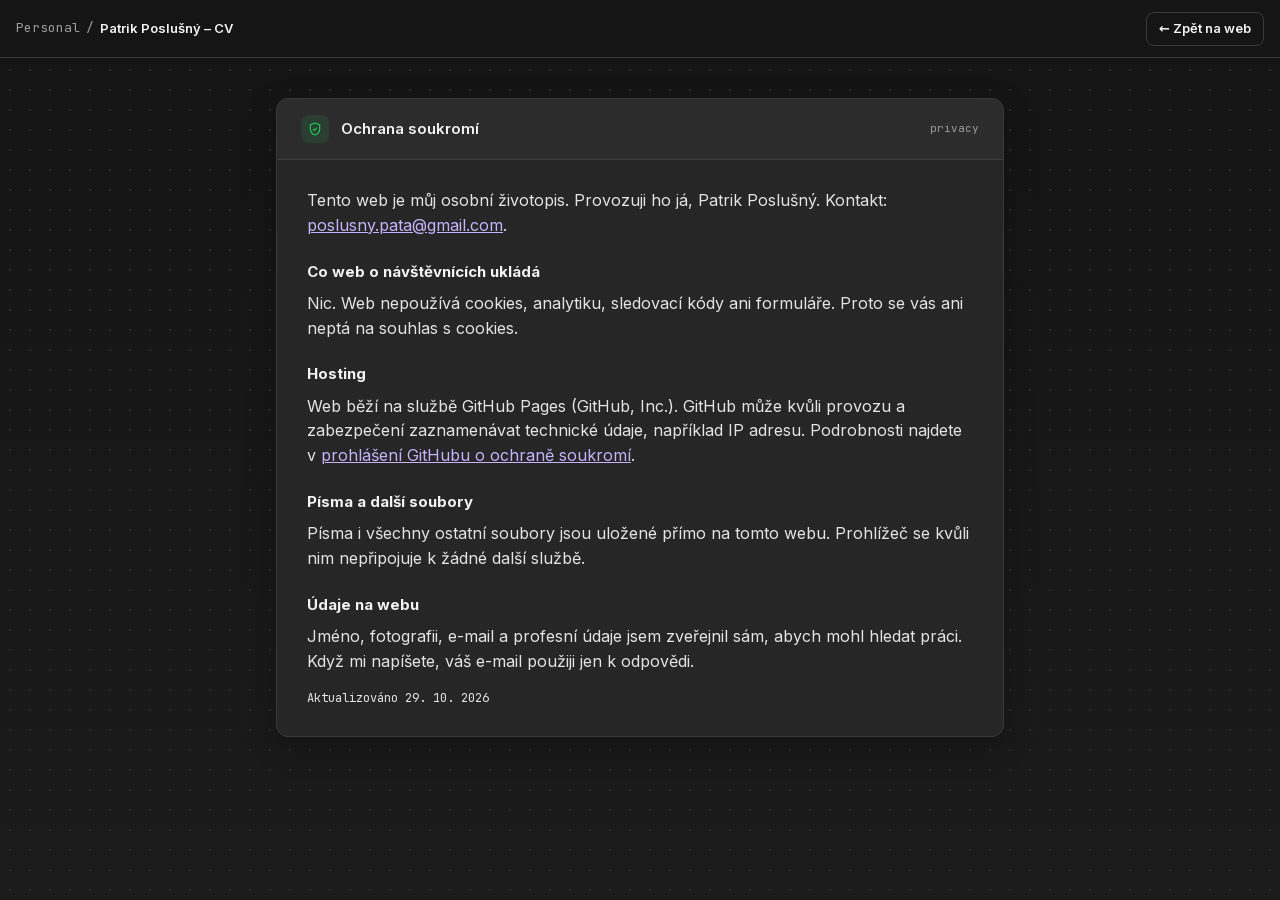
<file: soukromi.html>
<!DOCTYPE html>
<html lang="cs">
  <head>
    <meta charset="utf-8" />
    <meta name="viewport" content="width=device-width, initial-scale=1" />
    <meta http-equiv="Content-Security-Policy" content="default-src 'self'; script-src 'none'; style-src 'self'; font-src 'self'; img-src 'self' data:; connect-src 'none'; object-src 'none'; base-uri 'self'; form-action 'none'" />
    <meta name="referrer" content="strict-origin-when-cross-origin" />
    <title>Ochrana soukromí – Patrik Poslušný</title>
    <meta name="description" content="Jak web Patrika Poslušného zachází s údaji návštěvníků: bez cookies, bez analytiky, bez formulářů." />
    <meta name="theme-color" content="#141414" />
    <link rel="canonical" href="https://patrikpdev.github.io/soukromi.html" />
    <link rel="icon" href="favicon.svg" type="image/svg+xml" />
    <link rel="stylesheet" href="fonts.css?v=1" />
    <link rel="stylesheet" href="styles.css?v=15" />
  </head>
  <body>
    <header class="topbar">
      <div class="topbar-inner topbar-simple">
        <p class="brand">
          <span class="brand-crumb">Personal</span>
          <span class="brand-sep" aria-hidden="true">/</span>
          <a class="brand-name brand-link" href="./">Patrik Poslušný – CV</a>
        </p>
        <a class="btn btn-ghost btn-sm" href="./">← Zpět na web</a>
      </div>
    </header>

    <main class="canvas page-simple">
      <article class="node-panel">
        <header class="node-head">
          <span class="node-icon node-icon-success" aria-hidden="true">
            <svg viewBox="0 0 24 24" width="16" height="16" fill="none" stroke="currentColor" stroke-width="1.8">
              <path d="M12 3l7 3v6c0 4.5-3 7.5-7 9-4-1.5-7-4.5-7-9V6l7-3z" />
              <path d="M9 12l2 2 4-4" />
            </svg>
          </span>
          <h1 class="node-title">Ochrana soukromí</h1>
          <p class="node-type">privacy</p>
        </header>
        <div class="node-body prose legal">
          <p>Tento web je můj osobní životopis. Provozuji ho já, Patrik Poslušný. Kontakt: <a href="mailto:poslusny.pata@gmail.com">poslusny.pata@gmail.com</a>.</p>

          <h2>Co web o návštěvnících ukládá</h2>
          <p>Nic. Web nepoužívá cookies, analytiku, sledovací kódy ani formuláře. Proto se vás ani neptá na souhlas s cookies.</p>

          <h2>Hosting</h2>
          <p>
            Web běží na službě GitHub Pages (GitHub, Inc.). GitHub může kvůli provozu a zabezpečení zaznamenávat technické údaje,
            například IP adresu. Podrobnosti najdete v
            <a href="https://docs.github.com/en/site-policy/privacy-policies/github-general-privacy-statement" rel="noopener noreferrer">prohlášení GitHubu o ochraně soukromí</a>.
          </p>

          <h2>Písma a další soubory</h2>
          <p>Písma i všechny ostatní soubory jsou uložené přímo na tomto webu. Prohlížeč se kvůli nim nepřipojuje k žádné další službě.</p>

          <h2>Údaje na webu</h2>
          <p>Jméno, fotografii, e-mail a profesní údaje jsem zveřejnil sám, abych mohl hledat práci. Když mi napíšete, váš e-mail použiji jen k odpovědi.</p>

          <p class="legal-updated">Aktualizováno 29. 10. 2026</p>
        </div>
      </article>
    </main>
  </body>
</html>
</file>
<file: fonts.css>
/* Písma uložená přímo na webu (SIL Open Font License), nenačítají se od třetích stran */

@font-face {
  font-family: "Inter";
  font-style: normal;
  font-weight: 400 700;
  font-display: swap;
  src: url("assets/fonts/inter-latin-ext.woff2") format("woff2");
  unicode-range: U+0100-02BA, U+02BD-02C5, U+02C7-02CC, U+02CE-02D7, U+02DD-02FF, U+0304, U+0308, U+0329, U+1D00-1DBF, U+1E00-1E9F, U+1EF2-1EFF, U+2020, U+20A0-20AB, U+20AD-20C4, U+2113, U+2C60-2C7F, U+A720-A7FF;
}

@font-face {
  font-family: "Inter";
  font-style: normal;
  font-weight: 400 700;
  font-display: swap;
  src: url("assets/fonts/inter-latin.woff2") format("woff2");
  unicode-range: U+0000-00FF, U+0131, U+0152-0153, U+02BB-02BC, U+02C6, U+02DA, U+02DC, U+0304, U+0308, U+0329, U+2000-206F, U+20AC, U+2122, U+2191, U+2193, U+2212, U+2215, U+FEFF, U+FFFD;
}

@font-face {
  font-family: "JetBrains Mono";
  font-style: normal;
  font-weight: 400 600;
  font-display: swap;
  src: url("assets/fonts/jetbrains-mono-latin-ext.woff2") format("woff2");
  unicode-range: U+0100-02BA, U+02BD-02C5, U+02C7-02CC, U+02CE-02D7, U+02DD-02FF, U+0304, U+0308, U+0329, U+1D00-1DBF, U+1E00-1E9F, U+1EF2-1EFF, U+2020, U+20A0-20AB, U+20AD-20C4, U+2113, U+2C60-2C7F, U+A720-A7FF;
}

@font-face {
  font-family: "JetBrains Mono";
  font-style: normal;
  font-weight: 400 600;
  font-display: swap;
  src: url("assets/fonts/jetbrains-mono-latin.woff2") format("woff2");
  unicode-range: U+0000-00FF, U+0131, U+0152-0153, U+02BB-02BC, U+02C6, U+02DA, U+02DC, U+0304, U+0308, U+0329, U+2000-206F, U+20AC, U+2122, U+2191, U+2193, U+2212, U+2215, U+FEFF, U+FFFD;
}
</file>
<file: styles.css>
:root {
  --bg: #161616;
  --bg-deep: #141414;
  --bg-mid: #1b1b1b;
  --node: #262626;
  --node-2: #2c2c2c;
  --border: #3a3a3a;
  --border-soft: rgba(255, 255, 255, 0.08);
  --text: #f3f3f3;
  --muted: #9c9c9c;
  --success: #22c55e;
  --accent: #ff6d5a;
  --accent-hover: #ff8576;
  --ai: #c4b5fd;
  --ai-bg: rgba(167, 139, 250, 0.14);
  --warn: #f59e0b;
  --line: #5a5a5a;
  --radius: 12px;
  --topbar: 58px;
  --font: "Inter", system-ui, sans-serif;
  --ease: cubic-bezier(0.2, 0.8, 0.2, 1);
  /* rovnoměrné vykreslení čar, ať je vidět, jak se protahují */
  --draw: cubic-bezier(0.45, 0.05, 0.35, 1);
  --mono: "JetBrains Mono", ui-monospace, monospace;
}

*,
*::before,
*::after {
  box-sizing: border-box;
}

html {
  scroll-behavior: smooth;
}

body {
  margin: 0;
  min-height: 100vh;
  max-width: 100%;
  overflow-x: clip;
  font-family: var(--font);
  color: var(--text);
  background-color: var(--bg-deep);
  background-image:
    radial-gradient(circle, #2d2d2d 1px, transparent 1.2px),
    linear-gradient(180deg, var(--bg-deep), var(--bg-mid));
  background-size: 20px 20px, 100% 100%;
  line-height: 1.55;
}

img {
  max-width: 100%;
  height: auto;
}

a {
  color: var(--ai);
}

a:hover {
  color: #ddd6fe;
}

:focus-visible {
  outline: 2px solid var(--accent);
  outline-offset: 3px;
}

.visually-hidden {
  position: absolute;
  width: 1px;
  height: 1px;
  padding: 0;
  margin: -1px;
  overflow: hidden;
  clip: rect(0, 0, 0, 0);
  white-space: nowrap;
  border: 0;
}

.skip-link {
  position: absolute;
  left: 12px;
  top: -100px;
  z-index: 80;
  background: var(--accent);
  color: #1a1a1a;
  padding: 8px 12px;
  border-radius: 8px;
  font-weight: 600;
  text-decoration: none;
}

.skip-link:focus {
  top: 12px;
}

.topbar {
  position: sticky;
  top: 0;
  z-index: 40;
  height: var(--topbar);
  background: #151515;
  border-bottom: 1px solid var(--border);
}

.topbar-inner {
  display: flex;
  align-items: center;
  gap: 12px;
  max-width: 1280px;
  height: 100%;
  margin: 0 auto;
  padding: 0 16px;
}

.brand {
  display: flex;
  flex-wrap: nowrap;
  align-items: center;
  gap: 6px;
  margin: 0;
  min-width: 0;
  flex: 0 1 auto;
  font-size: 13px;
}

.brand-crumb,
.brand-sep {
  color: var(--muted);
  font-family: var(--mono);
}

.brand-name {
  font-weight: 600;
  white-space: nowrap;
  overflow: hidden;
  text-overflow: ellipsis;
}

.site-nav {
  flex: 1 1 auto;
  min-width: 0;
}

.site-nav ul {
  display: flex;
  justify-content: center;
  flex-wrap: wrap;
  gap: 4px;
  margin: 0;
  padding: 0;
  list-style: none;
}

.site-nav a {
  display: block;
  padding: 6px 10px;
  color: #d4d4d4;
  text-decoration: none;
  font-size: 13px;
  border-radius: 8px;
}

.site-nav a:hover {
  background: rgba(255, 255, 255, 0.06);
  color: var(--text);
}

.topbar-actions {
  display: flex;
  justify-content: flex-end;
  align-items: center;
  gap: 10px;
  flex: 0 0 auto;
}

.status-pill {
  display: inline-flex;
  align-items: center;
  gap: 8px;
  margin: 0;
  padding: 5px 10px;
  border: 1px solid var(--border);
  border-radius: 999px;
  background: #1f1f1f;
  color: #d6d6d6;
  font-size: 12px;
  white-space: nowrap;
}

.status-dot {
  width: 8px;
  height: 8px;
  border-radius: 50%;
  background: var(--success);
  box-shadow: 0 0 0 4px rgba(34, 197, 94, 0.15);
}

.nav-toggle {
  display: none;
  width: 40px;
  height: 40px;
  border: 1px solid var(--border);
  border-radius: 8px;
  background: var(--node);
  color: var(--text);
  cursor: pointer;
}

.nav-toggle-bars,
.nav-toggle-bars::before,
.nav-toggle-bars::after {
  display: block;
  width: 16px;
  height: 2px;
  background: currentColor;
  position: relative;
}

.nav-toggle-bars::before,
.nav-toggle-bars::after {
  content: "";
  position: absolute;
  left: 0;
}

.nav-toggle-bars::before {
  top: -5px;
}

.nav-toggle-bars::after {
  top: 5px;
}

.btn {
  display: inline-flex;
  align-items: center;
  justify-content: center;
  min-height: 40px;
  padding: 8px 14px;
  border-radius: 8px;
  border: 1px solid transparent;
  font: 600 14px/1 var(--font);
  text-decoration: none;
  cursor: pointer;
}

.btn-sm {
  min-height: 34px;
  padding: 6px 12px;
  font-size: 13px;
}

.btn-accent {
  background: var(--accent);
  color: #1a1a1a;
}

.btn-accent:hover {
  background: var(--accent-hover);
  color: #1a1a1a;
}

.btn-ghost {
  background: transparent;
  border-color: var(--border);
  color: var(--text);
}

.btn-ghost:hover {
  background: rgba(255, 255, 255, 0.05);
  color: var(--text);
}

.canvas {
  max-width: 1120px;
  margin: 0 auto;
  padding: 44px 16px 8px;
  min-width: 0;
}

.hero {
  display: grid;
  grid-template-columns: minmax(0, 1.05fr) minmax(0, 0.95fr);
  gap: 40px;
  align-items: start;
  min-width: 0;
}

.node-panel {
  background: var(--node);
  border: 1px solid var(--border);
  border-radius: var(--radius);
  box-shadow: 0 10px 30px rgba(0, 0, 0, 0.25);
}

.node-head {
  display: flex;
  align-items: center;
  gap: 12px;
  padding: 16px 24px;
  border-bottom: 1px solid var(--border-soft);
  background: var(--node-2);
  border-radius: var(--radius) var(--radius) 0 0;
  min-width: 0;
}

.node-title {
  margin: 0;
  font-size: 15px;
  font-weight: 600;
  min-width: 0;
  overflow-wrap: anywhere;
}

.node-type {
  margin: 0 0 0 auto;
  color: var(--muted);
  font-family: var(--mono);
  font-size: 11px;
  white-space: nowrap;
  flex-shrink: 0;
}

.node-icon {
  display: inline-flex;
  align-items: center;
  justify-content: center;
  width: 28px;
  height: 28px;
  border-radius: 8px;
  flex-shrink: 0;
}

.node-icon-ai {
  background: var(--ai-bg);
  color: var(--ai);
}

.node-icon-gear,
.node-icon-table {
  background: rgba(255, 109, 90, 0.12);
  color: #ffb4a8;
}

.node-icon-mail,
.node-icon-chat {
  background: rgba(34, 197, 94, 0.12);
  color: #86efac;
}

.node-icon-success {
  background: rgba(34, 197, 94, 0.12);
  color: var(--success);
}

.node-body {
  padding: 28px 30px 30px;
}

.hero-body {
  display: grid;
  grid-template-columns: auto 1fr;
  gap: 28px;
  padding: 32px 30px 34px;
  align-items: center;
}

.hero-photo {
  width: 112px;
  height: 112px;
  object-fit: cover;
  border-radius: 50%;
  border: 3px solid #3f3f3f;
}

.hero-copy h1 {
  margin: 0 0 6px;
  font-size: clamp(1.5rem, 2vw, 2rem);
  line-height: 1.15;
}

.hero-role {
  margin: 0 0 10px;
  color: var(--ai);
  font-weight: 600;
}

.hero-lead {
  margin: 0 0 16px;
  color: #d8d8d8;
}

.hero-actions {
  display: flex;
  flex-wrap: wrap;
  gap: 8px;
}

.project-grid {
  display: grid;
  grid-template-columns: repeat(3, minmax(0, 1fr));
  gap: 36px;
  align-items: stretch;
}

.project-node {
  display: flex;
  flex-direction: column;
  min-width: 0;
}

.project-node .node-title {
  font-size: 14px;
}

.project-node > .node-head {
  padding-left: 20px;
  padding-right: 20px;
}

.project-node .node-body {
  display: flex;
  flex-direction: column;
  gap: 20px;
  flex: 1;
}

.project-node .node-body p {
  margin: 0;
  color: #dcdcdc;
  font-size: 14px;
}

.project-node .node-body p.state-pill {
  font-size: 11.5px;
  line-height: 1.4;
}

.project-node .node-body p.state-pill-success {
  color: #86efac;
}

.project-node .node-body p.state-pill-warn {
  color: #fdba74;
}

.project-node .node-body p:not(.state-pill) {
  flex: 1;
}

.project-node .btn {
  align-self: flex-start;
}

.pills {
  display: flex;
  flex-wrap: wrap;
  gap: 6px;
  margin: 0;
  padding: 0;
  list-style: none;
}

.pills li {
  font-family: var(--mono);
  font-size: 11px;
  color: #d6d6d6;
  border: 1px solid #4a4a4a;
  border-radius: 999px;
  padding: 3px 8px;
  background: #1f1f1f;
}

.state-pill {
  display: inline-flex;
  align-self: flex-start;
  margin: 0;
  font-family: var(--mono);
  font-size: 11px;
  border-radius: 999px;
  padding: 4px 8px;
}

.state-pill-success {
  color: #86efac;
  background: rgba(34, 197, 94, 0.12);
  border: 1px solid rgba(34, 197, 94, 0.35);
}

.state-pill-warn {
  color: #fdba74;
  background: rgba(255, 109, 90, 0.12);
  border: 1px solid rgba(255, 109, 90, 0.35);
}

.contact-list {
  list-style: none;
  margin: 0 0 14px;
  padding: 0;
  display: grid;
  gap: 10px;
}

.contact-list li {
  display: flex;
  align-items: center;
  gap: 10px;
  min-width: 0;
}

.contact-list a,
.contact-list span:last-child {
  overflow-wrap: anywhere;
}

.contact-icon {
  color: var(--ai);
}

.contact-note {
  margin: 0;
  color: var(--muted);
}

.contact-panel {
  max-width: 720px;
  margin: 0 auto;
}

.output-highlight {
  margin: 0;
  padding: 14px;
  border-left: 3px solid var(--ai);
  background: var(--ai-bg);
  border-radius: 0 8px 8px 0;
}

/* ---------- Mini-ukázka workflow v hero ---------- */

.demo {
  padding: 26px 30px 28px;
}

.demo-stage {
  position: relative;
  border: 1px solid var(--border-soft);
  border-radius: 10px;
  background:
    radial-gradient(circle, rgba(255, 255, 255, 0.07) 1px, transparent 1.3px),
    #1c1c1c;
  background-size: 14px 14px;
  padding: 8px 6px 4px;
}

.wf {
  display: block;
  width: 100%;
  max-width: 520px;
  margin: 0 auto;
  height: auto;
  overflow: visible;
}

.wf-edge {
  fill: none;
  stroke: #555;
  stroke-width: 2;
  transition: stroke 0.3s ease;
}

.wf-edge.is-done {
  stroke: rgba(34, 197, 94, 0.75);
}

.wf-port {
  fill: #141414;
  stroke: #8a8a8a;
  stroke-width: 1.5;
}

.wf-box {
  fill: #232323;
  stroke: #4d4d4d;
  stroke-width: 1.5;
  transition: stroke 0.25s ease, fill 0.25s ease;
}

.wf-icon {
  fill: none;
  stroke: #d6d6d6;
  stroke-width: 1.8;
  stroke-linecap: round;
  stroke-linejoin: round;
}

.wf-node-ai .wf-icon {
  stroke: var(--ai);
}

.wf-label {
  fill: #e8e8e8;
  font: 600 12px var(--font);
  text-anchor: middle;
}

.wf-sub {
  fill: var(--muted);
  font: 400 9.5px var(--mono);
  text-anchor: middle;
}

.wf-node.is-running .wf-box {
  stroke: var(--ai);
  fill: rgba(167, 139, 250, 0.1);
}

.wf-node.is-done .wf-box {
  stroke: var(--success);
  fill: rgba(34, 197, 94, 0.08);
}

.wf-badge {
  transform: scale(0);
  transform-box: fill-box;
  transform-origin: center;
  transition: transform 0.3s cubic-bezier(0.3, 1.6, 0.5, 1);
}

.wf-badge circle {
  fill: var(--success);
}

.wf-badge path {
  fill: none;
  stroke: #141414;
  stroke-width: 1.8;
  stroke-linecap: round;
  stroke-linejoin: round;
}

.wf-node.is-done .wf-badge {
  transform: scale(1);
}

.wf-node-mail {
  cursor: pointer;
}

.wf-node-mail:focus {
  outline: none;
}

.wf-node-mail:hover .wf-box,
.wf-node-mail[aria-expanded="true"] .wf-box {
  stroke: #8a8a8a;
}

.wf-node-mail:focus-visible .wf-box {
  stroke: var(--accent);
  stroke-width: 2.5;
}

.wf-spin {
  opacity: 0;
  transition: opacity 0.2s ease;
}

.wf-node.is-running .wf-spin {
  opacity: 1;
}

.wf-spin-ring {
  fill: none;
  stroke: var(--ai);
  stroke-width: 2;
  stroke-dasharray: 26 12;
  transform-box: fill-box;
  transform-origin: center;
  animation: wf-spin 0.8s linear infinite;
}

.wf-spin text {
  fill: var(--ai);
  font: 500 10.5px var(--mono);
}

@keyframes wf-spin {
  to {
    transform: rotate(360deg);
  }
}

.wf-chip rect {
  fill: #1c1c1c;
  stroke: #4a4a4a;
}

.wf-chip text {
  fill: #b3b3b3;
  font: 500 7.5px var(--mono);
  text-anchor: middle;
}

.wf-chip {
  opacity: 0;
  transition: opacity 0.3s ease;
}

.wf-chip.is-visible {
  opacity: 1;
}

.wf-pulse {
  fill: #ddd6fe;
  filter: drop-shadow(0 0 4px rgba(196, 181, 253, 0.9));
}

.wf-mail {
  position: absolute;
  top: 8px;
  left: 8px;
  z-index: 3;
  display: inline-flex;
  align-items: center;
  gap: 6px;
  max-width: calc(100% - 16px);
  padding: 6px 10px;
  border: 1px solid rgba(167, 139, 250, 0.5);
  border-radius: 8px;
  background: #2a2638;
  color: #ede9fe;
  font: 500 11px var(--mono);
  white-space: nowrap;
  overflow: hidden;
  text-overflow: ellipsis;
  box-shadow: 0 6px 18px rgba(0, 0, 0, 0.35);
  opacity: 0;
  pointer-events: none;
}

.wf-mail svg {
  flex-shrink: 0;
}

.wf-bubble {
  position: absolute;
  left: 4px;
  top: 68%;
  z-index: 5;
  width: min(320px, calc(100% - 8px));
  padding: 12px 14px 14px;
  border: 1px solid var(--border);
  border-radius: 10px;
  background: #202020;
  box-shadow: 0 14px 34px rgba(0, 0, 0, 0.5);
}

.wf-bubble-close {
  position: absolute;
  top: 6px;
  right: 6px;
  width: 28px;
  height: 28px;
  border: 0;
  border-radius: 6px;
  background: transparent;
  color: var(--muted);
  font-size: 18px;
  line-height: 1;
  cursor: pointer;
}

.wf-bubble-close:hover {
  background: rgba(255, 255, 255, 0.06);
  color: var(--text);
}

.wf-bubble-label {
  margin: 0 0 6px;
  color: var(--muted);
  font: 500 10.5px var(--mono);
  text-transform: uppercase;
  letter-spacing: 0.04em;
}

.wf-bubble-subject {
  margin: 0 28px 6px 0;
  font-weight: 600;
  font-size: 14px;
}

.wf-bubble-text {
  margin: 0;
  color: #d4d4d4;
  font-size: 13px;
  line-height: 1.5;
}

.demo-controls {
  display: flex;
  flex-wrap: wrap;
  align-items: center;
  gap: 8px 14px;
  margin-top: 14px;
}

.demo-run {
  min-width: 190px;
}

.demo-run:disabled {
  opacity: 0.7;
  cursor: progress;
}

.demo-hint {
  margin: 0;
  color: var(--muted);
  font-size: 12px;
}

.wf-output {
  display: grid;
  grid-template-rows: 0fr;
  visibility: hidden;
  transition: grid-template-rows 0.45s ease, visibility 0s linear 0.45s;
}

.wf-output.is-visible {
  grid-template-rows: 1fr;
  visibility: visible;
  transition: grid-template-rows 0.45s ease, visibility 0s;
}

.wf-output-inner {
  overflow: hidden;
  min-height: 0;
}

.wf-output-head {
  display: flex;
  justify-content: space-between;
  gap: 10px;
  margin-top: 14px;
  padding: 8px 12px;
  border: 1px solid var(--border);
  border-bottom: 0;
  border-radius: 10px 10px 0 0;
  background: #1f1f1f;
  font: 500 11px var(--mono);
}

.wf-output-title {
  color: var(--success);
  letter-spacing: 0.06em;
}

.wf-output-meta {
  color: var(--muted);
}

.wf-json {
  margin: 0;
  padding: 12px;
  border: 1px solid var(--border);
  border-radius: 0 0 10px 10px;
  background: #171717;
  color: #d4d4d4;
  font: 400 12px/1.6 var(--mono);
  white-space: pre-wrap;
  overflow-wrap: anywhere;
}

.j-k {
  color: var(--ai);
}

.j-s {
  color: #86efac;
}

.j-b {
  color: #ffb4a8;
}

.wf-results {
  display: grid;
  gap: 6px;
  margin: 12px 0 0;
  padding: 0;
  list-style: none;
  font-size: 13px;
  color: #e4e4e4;
}

.wf-results li {
  display: flex;
  align-items: flex-start;
  gap: 8px;
  opacity: 0;
  transform: translateY(4px);
  transition: opacity 0.3s ease, transform 0.3s ease;
}

.wf-output.is-visible .wf-results li {
  opacity: 1;
  transform: none;
}

.wf-output.is-visible .wf-results li:nth-child(1) {
  transition-delay: 0.25s;
}

.wf-output.is-visible .wf-results li:nth-child(2) {
  transition-delay: 0.4s;
}

.wf-output.is-visible .wf-results li:nth-child(3) {
  transition-delay: 0.55s;
}

.wf-check {
  display: inline-flex;
  align-items: center;
  justify-content: center;
  flex-shrink: 0;
  width: 18px;
  height: 18px;
  border-radius: 50%;
  background: var(--success);
  color: #141414;
  font-size: 11px;
  font-weight: 700;
}

.demo-caption {
  margin: 12px 0 0;
  color: var(--muted);
  font-size: 12px;
}

.site-nav a.is-active {
  background: rgba(255, 109, 90, 0.12);
  color: #ffd2cb;
}

.toast {
  position: fixed;
  right: 16px;
  bottom: 16px;
  z-index: 60;
  display: flex;
  align-items: center;
  gap: 10px;
  max-width: calc(100% - 32px);
  padding: 12px 16px;
  border: 1px solid rgba(34, 197, 94, 0.45);
  border-radius: 10px;
  background: #1d2a21;
  color: #dcfce7;
  font: 500 13px var(--mono);
  box-shadow: 0 12px 32px rgba(0, 0, 0, 0.45);
  opacity: 0;
  transform: translateY(12px);
  transition: opacity 0.3s ease, transform 0.3s ease;
  pointer-events: none;
}

.toast:empty {
  display: none;
}

.toast.is-visible {
  opacity: 1;
  transform: none;
}

/* ---------- Plátno: nody, handly a spojnice ---------- */

.canvas {
  position: relative;
}

.section {
  margin-top: 132px;
}

.projects-section {
  margin-top: 184px;
}

#zkusenosti {
  margin-top: 156px;
}

.prose p {
  margin: 0 0 16px;
  color: #e4e4e4;
}

.prose p:last-child {
  margin-bottom: 0;
}

.node {
  position: relative;
}

.node-panel {
  transition: border-color 0.2s var(--ease), opacity 0.2s var(--ease);
}

.node-panel:hover {
  border-color: #5e5e5e;
}

.node-panel.is-running {
  border-color: var(--ai);
}

.node-panel.is-success {
  border-color: rgba(34, 197, 94, 0.42);
}

.node-panel.is-success:hover {
  border-color: rgba(34, 197, 94, 0.75);
}

.project-node {
  cursor: pointer;
}

.wires {
  position: absolute;
  top: 0;
  left: 0;
  z-index: 2;
  overflow: visible;
  pointer-events: none;
}

.wire {
  fill: none;
  stroke: #5c5c5c;
  stroke-width: 2;
  marker-end: url(#wire-arrow);
  stroke-dasharray: 1;
  stroke-dashoffset: 1;
  transition: stroke 0.25s var(--ease), opacity 0.2s var(--ease), stroke-dashoffset 0.8s var(--draw);
}

.wire.is-shown {
  stroke-dashoffset: 0;
}

.wire.is-success {
  stroke: rgba(34, 197, 94, 0.7);
  marker-end: url(#wire-arrow-ok);
}

.wire.is-hover {
  stroke: #a3a3a3;
  marker-end: url(#wire-arrow-hover);
}

.wire.is-success.is-hover {
  stroke: #4ade80;
  marker-end: url(#wire-arrow-ok-hover);
}

.wire-hit {
  fill: none;
  stroke: transparent;
  stroke-width: 16;
  pointer-events: stroke;
}

.wire-hit:not(.is-shown) {
  pointer-events: none;
}

/* šipka až po dokreslení čáry */
svg.wires .wire:not(.is-tip) {
  marker-end: none;
}

/* čára mimo obrazovku se smaže okamžitě, aby se při návratu mohla nakreslit znovu */
svg.wires .no-anim {
  transition: none !important;
}

/* při scrollu nahoru roste čára od konce */
.wire.from-end:not(.is-shown),
.wire-prog.from-end:not(.is-shown) {
  stroke-dashoffset: -1;
}

.wire-label {
  opacity: 0;
  transition: opacity 0.25s var(--ease);
}

.wire-label.is-visible.is-shown {
  opacity: 1;
  transition-delay: 0.6s;
}

.wire-label rect {
  fill: #1c1c1c;
  stroke: #4a4a4a;
}

.wire-label text {
  fill: #b3b3b3;
  font: 500 10px var(--mono);
  text-anchor: middle;
}

.handle {
  position: absolute;
  z-index: 3;
  box-sizing: border-box;
  background: #1b1b1b;
  border: 2px solid #8a8a8a;
  transition: transform 0.15s var(--ease), border-color 0.15s var(--ease);
}

.handle-out {
  bottom: -6px;
  left: calc(50% - 6px);
  width: 12px;
  height: 12px;
  border-radius: 50%;
}

.handle-in {
  top: -4px;
  left: calc(50% - 7px);
  width: 14px;
  height: 8px;
  border-radius: 3px;
}

.handle:hover {
  transform: scale(1.35);
  border-color: #d4d4d4;
}

.handle-out::after {
  content: "+";
  position: absolute;
  top: calc(100% + 3px);
  left: 50%;
  width: 14px;
  height: 14px;
  margin-left: -7px;
  border: 1px solid #8a8a8a;
  border-radius: 4px;
  background: #262626;
  color: #d4d4d4;
  font: 600 11px/12px var(--mono);
  text-align: center;
  opacity: 0;
  pointer-events: none;
  transition: opacity 0.15s var(--ease);
}

.handle-out:hover::after {
  opacity: 1;
}

.node-status {
  position: relative;
  display: inline-grid;
  flex-shrink: 0;
  width: 16px;
  height: 16px;
  margin-left: 8px;
}

.node-head > .node-title + .node-status {
  margin-left: auto;
}

.node-status svg {
  grid-area: 1 / 1;
  opacity: 0;
  transform: scale(0.6);
  transition: opacity 0.2s var(--ease), transform 0.25s var(--ease);
}

.node-panel.is-running > .node-head .ns-spin{
  opacity: 1;
  transform: none;
  animation: node-spin 0.7s linear infinite;
}

.node-panel.is-success > .node-head .ns-check{
  opacity: 1;
  transform: none;
}

@keyframes node-spin {
  to {
    transform: rotate(360deg);
  }
}

/* Lišta nad nodem (Execute step · Deactivate · …) */

.node-toolbar {
  position: absolute;
  z-index: 4;
  bottom: calc(100% + 8px);
  right: 10px;
  display: flex;
  gap: 2px;
  padding: 3px;
  border: 1px solid #454545;
  border-radius: 8px;
  background: #2b2b2b;
  box-shadow: 0 6px 16px rgba(0, 0, 0, 0.35);
  opacity: 0;
  transform: translateY(4px);
  pointer-events: none;
  transition: opacity 0.15s var(--ease), transform 0.15s var(--ease);
}

.node-toolbar::before {
  content: "";
  position: absolute;
  left: 0;
  right: 0;
  top: 100%;
  height: 12px;
}

.project-node:hover > .node-toolbar{
  opacity: 1;
  transform: none;
  pointer-events: auto;
}

.tb-btn {
  position: relative;
  display: grid;
  place-items: center;
  width: 26px;
  height: 26px;
  padding: 0;
  border: 0;
  border-radius: 6px;
  background: transparent;
  color: #cfcfcf;
  cursor: pointer;
}

.tb-btn:hover {
  background: rgba(255, 255, 255, 0.08);
  color: var(--text);
}

.tb-btn[data-action="ndv"]:hover {
  color: var(--accent);
}

.tb-btn::after {
  content: attr(data-tip);
  position: absolute;
  bottom: calc(100% + 6px);
  left: 50%;
  padding: 3px 7px;
  border: 1px solid #454545;
  border-radius: 5px;
  background: #111;
  color: #e5e5e5;
  font: 500 11px var(--font);
  white-space: nowrap;
  opacity: 0;
  transform: translateX(-50%);
  pointer-events: none;
  transition: opacity 0.15s var(--ease);
}

.tb-btn:hover::after {
  opacity: 1;
}

/* Řetězy čtvercových nodů (Zkušenosti{
  padding: 30px 18px 22px;
}

/* Node Detail View */

.ndv {
  width: min(1100px, calc(100% - 48px));
  max-width: none;
  height: min(680px, calc(100% - 64px));
  max-height: none;
  padding: 0;
  border: 1px solid var(--border);
  border-radius: 12px;
  background: #1e1e1e;
  color: var(--text);
  box-shadow: 0 30px 80px rgba(0, 0, 0, 0.6);
  overflow: hidden;
}

.ndv::backdrop {
  background: rgba(0, 0, 0, 0.6);
}

.ndv-inner {
  display: flex;
  flex-direction: column;
  height: 100%;
}

.ndv-head {
  display: flex;
  align-items: center;
  gap: 12px;
  padding: 12px 16px;
  border-bottom: 1px solid var(--border);
  background: #262626;
}

.ndv-icon {
  display: grid;
  place-items: center;
  flex-shrink: 0;
  width: 34px;
  height: 34px;
  border-radius: 9px;
  background: var(--ai-bg);
  color: var(--ai);
}

.ndv-icon svg {
  width: 18px;
  height: 18px;
}

.ndv-heading {
  min-width: 0;
}

.ndv-heading h2 {
  margin: 0;
  font-size: 16px;
  line-height: 1.3;
}

.ndv-kind {
  margin: 2px 0 0;
  color: var(--muted);
  font: 400 11px var(--mono);
}

.ndv-close {
  flex-shrink: 0;
  width: 36px;
  height: 36px;
  margin-left: auto;
  border: 1px solid var(--border);
  border-radius: 8px;
  background: transparent;
  color: var(--text);
  font-size: 22px;
  line-height: 1;
  cursor: pointer;
}

.ndv-close:hover {
  background: rgba(255, 255, 255, 0.06);
}

.ndv-body {
  flex: 1;
  min-height: 0;
  display: grid;
  grid-template-columns: minmax(0, 0.9fr) minmax(0, 1.3fr) minmax(0, 1.1fr);
}

.ndv-body.no-params {
  grid-template-columns: minmax(0, 1fr) minmax(0, 1.2fr);
}

.ndv-col {
  min-height: 0;
  padding: 16px 18px 20px;
  overflow: auto;
  background: #191919;
}

.ndv-params {
  border-inline: 1px solid var(--border);
  background: #222;
}

.ndv-col[hidden] {
  display: none;
}

.ndv-col-title {
  margin: 0 0 14px;
  color: var(--muted);
  font: 600 11px var(--mono);
  letter-spacing: 0.08em;
  text-transform: uppercase;
}

.ndv-kv {
  display: grid;
  gap: 12px;
  margin: 0;
}

.ndv-kv dt {
  color: var(--muted);
  font: 400 11px var(--mono);
}

.ndv-kv dd {
  margin: 3px 0 0;
  color: #e5e5e5;
  font-size: 14px;
  line-height: 1.5;
}

.ndv-field {
  margin: 0 0 16px;
}

.ndv-field:last-child {
  margin-bottom: 0;
}

.ndv-field-label {
  display: block;
  margin-bottom: 6px;
  color: var(--muted);
  font-size: 12px;
  font-weight: 500;
}

.ndv-field-box {
  padding: 10px 12px;
  border: 1px solid var(--border);
  border-radius: 8px;
  background: #1b1b1b;
  color: #e2e2e2;
  font-size: 14px;
  line-height: 1.55;
}

.ndv-field-box ul {
  margin: 0;
  padding-left: 18px;
}

.ndv-field-box li + li {
  margin-top: 6px;
}

.ndv-field-box p {
  margin: 0;
}

.ndv-figure {
  margin: 0;
}

.ndv-figure img {
  display: block;
  border: 1px solid var(--border);
  border-radius: 8px;
}

.ndv-out-head {
  display: flex;
  flex-wrap: wrap;
  align-items: center;
  justify-content: space-between;
  gap: 8px;
  margin-bottom: 12px;
}

.ndv-out-head .ndv-col-title {
  margin: 0;
}

.ndv-views {
  display: inline-flex;
  padding: 2px;
  border: 1px solid var(--border);
  border-radius: 7px;
  background: #1f1f1f;
}

.ndv-view-btn {
  padding: 4px 10px;
  border: 0;
  border-radius: 5px;
  background: transparent;
  color: var(--muted);
  font: 500 12px var(--font);
  cursor: pointer;
}

.ndv-view-btn[aria-selected="true"] {
  background: #353535;
  color: var(--text);
}

.ndv-table {
  width: 100%;
  border-collapse: collapse;
  font-size: 13px;
}

.ndv-table th,
.ndv-table td {
  padding: 8px 10px;
  border: 1px solid #333;
  text-align: left;
  vertical-align: top;
}

.ndv-table th {
  width: 40%;
  background: #202020;
  color: var(--muted);
  font: 500 11px var(--mono);
  overflow-wrap: anywhere;
}

.ndv-table td {
  color: #e5e5e5;
}

.ndv-json {
  margin: 0;
  padding: 12px;
  border: 1px solid var(--border);
  border-radius: 8px;
  background: #151515;
  color: #d4d4d4;
  font: 400 12px/1.6 var(--mono);
  white-space: pre-wrap;
  overflow-wrap: anywhere;
}

.j-n {
  color: #fcd34d;
}

.ndv-schema {
  margin: 0;
  padding: 0;
  list-style: none;
}

.ndv-schema li {
  display: grid;
  grid-template-columns: auto auto minmax(0, 1fr);
  align-items: baseline;
  gap: 8px;
  padding: 7px 0;
  border-bottom: 1px solid #2a2a2a;
}

.type-badge {
  min-width: 24px;
  padding: 1px 5px;
  border-radius: 4px;
  background: #2d2d2d;
  color: #cfcfcf;
  font: 600 10px var(--mono);
  text-align: center;
}

.schema-key {
  color: var(--ai);
  font: 500 12px var(--mono);
}

.schema-sample {
  color: var(--muted);
  font-size: 12px;
  white-space: nowrap;
  overflow: hidden;
  text-overflow: ellipsis;
}

.ndv-extra {
  display: grid;
  gap: 12px;
  margin-top: 14px;
}

.ndv-extra:empty {
  display: none;
}

.ndv-extra .btn {
  justify-self: start;
}

.output-highlight {
  margin: 0;
  padding: 12px 14px;
  border-left: 3px solid var(--ai);
  border-radius: 0 8px 8px 0;
  background: var(--ai-bg);
  color: #ede9fe;
  font-size: 14px;
  line-height: 1.55;
}

/* ---------- Štítek „Projekty“ na rozbočení ---------- */

.branch-title {
  position: relative;
  z-index: 3;
  display: flex;
  align-items: center;
  gap: 8px;
  width: max-content;
  margin: -96px auto 84px;
  padding: 4px 6px 4px 12px;
  border: 1px solid #4a4a4a;
  border-radius: 999px;
  background: #1f1f1f;
  color: #e5e5e5;
  font: 600 13px var(--font);
  line-height: 18px;
}

.branch-title {
  transition: border-color 0.3s var(--ease);
}

.branch-title.is-success {
  border-color: rgba(34, 197, 94, 0.6);
}

.branch-count {
  padding: 1px 7px;
  border-radius: 999px;
  background: #2c2c2c;
  color: #b3b3b3;
  font: 500 10px/16px var(--mono);
}

/* ---------- Vykreslení spojnice po spuštění nodu ---------- */

.wire-prog {
  fill: none;
  stroke: rgba(34, 197, 94, 0.8);
  stroke-width: 2;
  stroke-dasharray: 1;
  stroke-dashoffset: 1;
  transition: stroke-dashoffset 0.8s var(--draw), opacity 0.2s var(--ease);
}

.wire-prog.is-drawn.is-shown {
  stroke-dashoffset: 0;
}

.wire-prog.is-hover {
  stroke: #4ade80;
}

/* ---------- Zkušenosti a vzdělání: časová osa ---------- */

.group-panel > .node-body {
  padding: 56px 30px 52px;
}

.timeline {
  display: flex;
  flex-direction: column;
  align-items: center;
  gap: 88px;
  margin: 0;
  padding: 0;
  list-style: none;
}

.tl-item {
  position: relative;
  width: min(560px, 100%);
}

.tl-item:hover > .node-toolbar {
  opacity: 1;
  transform: none;
  pointer-events: auto;
}

.tl-node {
  border: 1px solid #474747;
  border-radius: 14px;
  background: #2b2b2b;
  box-shadow: 0 8px 24px rgba(0, 0, 0, 0.25);
  transition: border-color 0.2s var(--ease), box-shadow 0.2s var(--ease), background-color 0.2s var(--ease);
}

.tl-item:hover .tl-node {
  border-color: #6a6a6a;
}

.tl-node.is-running {
  border-color: var(--ai);
}

.tl-node.is-success {
  border-color: rgba(34, 197, 94, 0.5);
}

.tl-item:hover .tl-node.is-success {
  border-color: rgba(34, 197, 94, 0.85);
}

.tl-node.is-open {
  border-color: rgba(34, 197, 94, 0.85);
  background: #2d302d;
  box-shadow: 0 0 0 3px rgba(34, 197, 94, 0.12), 0 14px 34px rgba(0, 0, 0, 0.35);
}

.tl-head {
  display: grid;
  grid-template-columns: 48px minmax(0, 1fr) auto auto;
  align-items: center;
  gap: 18px;
  width: 100%;
  padding: 18px 24px;
  border: 0;
  border-radius: 14px;
  background: transparent;
  color: var(--text);
  font: inherit;
  text-align: left;
  cursor: pointer;
}

.tl-logo {
  display: block;
  width: 48px;
  height: 48px;
  border-radius: 13px;
  box-shadow: 0 4px 14px rgba(0, 0, 0, 0.35);
}

.tl-logo svg {
  display: block;
}

.tl-text {
  display: grid;
  gap: 2px;
  min-width: 0;
}

.tl-name {
  font-size: 15px;
  font-weight: 600;
  line-height: 1.3;
}

.tl-role {
  color: #c9c9c9;
  font-size: 13px;
  line-height: 1.35;
}

.tl-date {
  margin-top: 2px;
  color: var(--muted);
  font: 400 11.5px var(--mono);
}

.tl-chev {
  color: var(--muted);
  transition: transform 0.25s var(--ease), color 0.2s var(--ease);
}

.tl-node.is-open .tl-chev {
  transform: rotate(180deg);
  color: #86efac;
}

.tl-head > .node-status {
  margin: 0;
}

.tl-node.is-running > .tl-head .ns-spin {
  opacity: 1;
  transform: none;
  animation: node-spin 0.7s linear infinite;
}

.tl-node.is-success > .tl-head .ns-check {
  opacity: 1;
  transform: none;
}

.tl-more {
  display: grid;
  grid-template-rows: 0fr;
  transition: grid-template-rows 0.3s var(--ease);
}

.tl-node.is-open .tl-more {
  grid-template-rows: 1fr;
}

.tl-more-inner {
  min-height: 0;
  overflow: hidden;
}

.tl-more-body {
  display: grid;
  gap: 14px;
  margin: 0 24px 22px;
  padding-top: 14px;
  border-top: 1px dashed #4a4a4a;
  opacity: 0;
  transform: translateY(-4px);
  transition: opacity 0.25s var(--ease) 0.08s, transform 0.25s var(--ease) 0.08s;
}

.tl-node.is-open .tl-more-body {
  opacity: 1;
  transform: none;
}

.tl-more-body ul {
  margin: 0;
  padding-left: 18px;
  color: #e2e2e2;
  font-size: 14px;
  line-height: 1.55;
}

.tl-more-body li + li {
  margin-top: 4px;
}

.tl-more-body .tl-out {
  padding: 0;
}

.tl-more-body .tl-out li {
  display: inline-flex;
  align-items: baseline;
  gap: 5px;
  margin: 0;
}

.tl-out {
  display: flex;
  flex-wrap: wrap;
  gap: 6px;
  margin: 0;
  padding: 0;
  list-style: none;
}

.tl-out li {
  padding: 4px 9px;
  border: 1px solid rgba(34, 197, 94, 0.35);
  border-radius: 999px;
  background: rgba(34, 197, 94, 0.08);
  color: #dcfce7;
  font-size: 12px;
}

.tl-out b {
  color: #86efac;
  font: 500 11px var(--mono);
}

.tl-more-body .btn {
  justify-self: start;
}

/* ---------- Skok z horní lišty: nadpis zůstane kousek pod lištou ---------- */

.section {
  scroll-margin-top: calc(var(--topbar) + 28px);
}

/* ---------- Postupné objevování při scrollu ---------- */

/* Bloky s handly se jen prolnou (čáry k nim tak drží na místě), posouvá se jejich obsah. */
.reveal {
  transition: opacity 0.35s var(--ease), border-color 0.2s var(--ease);
}

.reveal > .node-body,
.reveal > .node-head,
.tl-item.reveal .tl-head,
.skill-cat.reveal {
  transition: transform 0.35s var(--ease), opacity 0.35s var(--ease), border-color 0.2s var(--ease);
}

@media (prefers-reduced-motion: no-preference) {
  .reveal.is-armed:not(.is-revealed) {
    opacity: 0;
  }

  .reveal.is-armed:not(.is-revealed) > .node-body,
  .reveal.is-armed:not(.is-revealed) > .node-head,
  .tl-item.reveal.is-armed:not(.is-revealed) .tl-head {
    transform: translateY(10px);
  }

  .skill-cat.reveal.is-armed:not(.is-revealed) {
    transform: translateY(10px) scale(0.98);
  }

  .reveal.is-armed[data-side="above"]:not(.is-revealed) > .node-body,
  .reveal.is-armed[data-side="above"]:not(.is-revealed) > .node-head,
  .tl-item.reveal.is-armed[data-side="above"]:not(.is-revealed) .tl-head {
    transform: translateY(-10px);
  }

  .skill-cat.reveal.is-armed[data-side="above"]:not(.is-revealed) {
    transform: translateY(-10px) scale(0.98);
  }

  .project-node.reveal:nth-child(2),
  .project-node.reveal:nth-child(2) > .node-body,
  .project-node.reveal:nth-child(2) > .node-head,
  .skill-cat.reveal:nth-child(2) {
    transition-delay: 0.08s;
  }

  .project-node.reveal:nth-child(3),
  .project-node.reveal:nth-child(3) > .node-body,
  .project-node.reveal:nth-child(3) > .node-head,
  .skill-cat.reveal:nth-child(3) {
    transition-delay: 0.16s;
  }

  /* uvnitř Zkušeností a Vzdělání jsou karty s čarami, jejich tělo se neposouvá */
  [data-node="g-zkusenosti"].reveal > .node-body,
  [data-node="g-vzdelani"].reveal > .node-body {
    transform: none !important;
  }

  .reveal.reveal-instant,
  .reveal.reveal-instant * {
    transition: none !important;
    animation: none !important;
  }

  .tl-item.is-revealed .tl-logo {
    animation: logo-pop 0.5s var(--ease) 0.1s both;
  }

  .skill-cat.is-revealed .skill-rows li {
    animation: row-in 0.4s var(--ease) both;
  }

  .skill-cat.is-revealed .skill-rows li:nth-child(2) { animation-delay: 0.04s; }
  .skill-cat.is-revealed .skill-rows li:nth-child(3) { animation-delay: 0.08s; }
  .skill-cat.is-revealed .skill-rows li:nth-child(4) { animation-delay: 0.12s; }
  .skill-cat.is-revealed .skill-rows li:nth-child(5) { animation-delay: 0.16s; }
  .skill-cat.is-revealed .skill-rows li:nth-child(6) { animation-delay: 0.2s; }
  .skill-cat.is-revealed .skill-rows li:nth-child(7) { animation-delay: 0.24s; }
  .skill-cat.is-revealed .skill-rows li:nth-child(8) { animation-delay: 0.28s; }
}

@keyframes logo-pop {
  from {
    transform: scale(0.7) rotate(-6deg);
  }
  to {
    transform: none;
  }
}

@keyframes row-in {
  from {
    opacity: 0;
    transform: translateX(-8px);
  }
  to {
    opacity: 1;
    transform: none;
  }
}

/* ---------- Pozadí skupin: vlastní malé plátno ---------- */

.group-panel > .node-body {
  border-radius: 0 0 var(--radius) var(--radius);
  background:
    radial-gradient(circle, rgba(255, 255, 255, 0.055) 1px, transparent 1.4px) 0 0 / 18px 18px,
    radial-gradient(70% 120px at 50% 0%, rgba(34, 197, 94, 0.07), transparent),
    linear-gradient(180deg, #212121, #1b1b1b);
}

#vzdelani .group-panel > .node-body {
  background:
    radial-gradient(circle, rgba(255, 255, 255, 0.055) 1px, transparent 1.4px) 0 0 / 18px 18px,
    radial-gradient(70% 120px at 50% 0%, rgba(45, 212, 191, 0.08), transparent),
    linear-gradient(180deg, #212121, #1b1b1b);
}

.skills-panel > .node-body {
  background:
    radial-gradient(circle, rgba(255, 255, 255, 0.055) 1px, transparent 1.4px) 0 0 / 18px 18px,
    radial-gradient(70% 120px at 50% 0%, rgba(167, 139, 250, 0.08), transparent),
    linear-gradient(180deg, #212121, #1b1b1b);
}

/* ---------- Dovednosti: tři skupiny jako nody ---------- */

.skills-view {
  display: inline-flex;
  flex-shrink: 0;
  margin-left: auto;
  padding: 2px;
  border: 1px solid var(--border);
  border-radius: 7px;
  background: #1f1f1f;
}

.skills-view + .node-type {
  margin-left: 12px;
}

.skills-view-btn {
  padding: 3px 10px;
  border: 0;
  border-radius: 5px;
  background: transparent;
  color: var(--muted);
  font: 500 12px var(--font);
  cursor: pointer;
}

.skills-view-btn[aria-pressed="true"] {
  background: #353535;
  color: var(--text);
}

.skill-cats {
  display: grid;
  grid-template-columns: repeat(3, minmax(0, 1fr));
  gap: 32px;
  align-items: start;
}

.skill-cat {
  --cat: #c4b5fd;
  --cat-bg: rgba(167, 139, 250, 0.14);
  overflow: hidden;
  border: 1px solid #424242;
  border-radius: 12px;
  background: #282828;
  box-shadow: 0 8px 22px rgba(0, 0, 0, 0.25);
}

.skill-cat[data-cat="tech"] {
  --cat: #93c5fd;
  --cat-bg: rgba(96, 165, 250, 0.14);
}

.skill-cat[data-cat="com"] {
  --cat: #86efac;
  --cat-bg: rgba(34, 197, 94, 0.13);
}

.skill-cat:hover {
  border-color: var(--cat);
}

.skill-cat-head {
  display: flex;
  align-items: center;
  gap: 12px;
  padding: 16px 20px;
  border-bottom: 1px solid var(--border-soft);
  background: linear-gradient(180deg, var(--cat-bg), transparent 140%);
}

.skill-cat-icon {
  display: grid;
  place-items: center;
  flex-shrink: 0;
  width: 32px;
  height: 32px;
  border-radius: 9px;
  background: var(--cat-bg);
  color: var(--cat);
}

.skill-cat-head h3 {
  margin: 0;
  font-size: 14px;
  font-weight: 600;
}

.skill-cat-count {
  margin-left: auto;
  padding: 2px 8px;
  border: 1px solid #4a4a4a;
  border-radius: 999px;
  color: #b3b3b3;
  font: 500 10px var(--mono);
  white-space: nowrap;
}

.skill-rows {
  margin: 0;
  padding: 12px 10px;
  list-style: none;
}

.skill-rows li {
  display: flex;
  align-items: center;
  gap: 10px;
  padding: 9px 12px;
  border-radius: 8px;
  color: #e5e5e5;
  font-size: 13.5px;
  transition: background-color 0.15s var(--ease), transform 0.15s var(--ease);
}

.skill-rows li::before {
  content: "";
  flex-shrink: 0;
  width: 7px;
  height: 7px;
  border-radius: 50%;
  background: var(--cat);
  box-shadow: 0 0 0 3px var(--cat-bg);
}

.skill-rows li:hover {
  background: rgba(255, 255, 255, 0.05);
  transform: translateX(3px);
}

.skill-json {
  margin: 0;
  padding: 12px 14px;
  background: #171717;
  color: #d4d4d4;
  font: 400 12px/1.65 var(--mono);
  white-space: pre-wrap;
  overflow-wrap: anywhere;
}

.skill-json[hidden],
.skill-rows[hidden] {
  display: none;
}

/* ---------- Detail nodu: ikona a odkaz dole ---------- */

.ndv-icon.is-logo {
  background: none;
}

.ndv-icon.is-logo svg {
  width: 34px;
  height: 34px;
}

.ndv-foot {
  display: flex;
  flex-wrap: wrap;
  align-items: center;
  justify-content: space-between;
  gap: 10px 16px;
  padding: 12px 16px;
  border-top: 1px solid var(--border);
  background: #262626;
}

.ndv-foot[hidden] {
  display: none;
}

.ndv-foot-note {
  margin: 0;
  color: var(--muted);
  font-size: 13px;
}

.ndv-foot .btn {
  gap: 8px;
}

.contact-cta {
  margin-top: 16px;
}

.site-footer a {
  color: #9a9a9a;
}

.site-footer a:hover {
  color: var(--text);
}

/* ---------- Jednoduché stránky (soukromí, 404) ---------- */

.topbar-simple {
  justify-content: space-between;
}

.brand-link {
  color: var(--text);
  text-decoration: none;
}

.page-simple {
  max-width: 760px;
  padding-top: 40px;
  padding-bottom: 48px;
}

.legal h2 {
  margin: 22px 0 8px;
  font-size: 15px;
}

.legal-updated {
  margin-top: 22px;
  color: var(--muted);
  font: 400 12px var(--mono);
}

.page-404 {
  display: grid;
  place-items: center;
  min-height: 100vh;
  padding-top: 24px;
}

.page-404 .node-panel {
  width: min(520px, 100%);
}

.node-error {
  border-color: rgba(255, 109, 90, 0.55);
}

.node-icon-error {
  background: rgba(255, 109, 90, 0.14);
  color: var(--accent);
}

.error-code {
  margin: 0 0 6px;
  color: var(--accent);
  font: 600 44px/1 var(--mono);
}

/* Patička */

.site-footer {
  max-width: 1120px;
  margin: 0 auto;
  padding: 28px 16px 28px;
  text-align: center;
}

.site-footer p {
  margin: 0;
  color: #7a7a7a;
  font-size: 12px;
}

/* Šipky v mini-ukázce */

.wf-edge {
  marker-end: url(#wf-arrow);
}

.wf-edge.is-done {
  marker-end: url(#wf-arrow-done);
}

.wf-arrow {
  fill: #555;
}

.wf-arrow-done {
  fill: rgba(34, 197, 94, 0.75);
}

@media (max-width: 900px) {
  .hero {
    grid-template-columns: 1fr;
  }

  .project-grid {
    grid-template-columns: 1fr;
  }
}

@media (max-width: 1000px) {
  .topbar {
    height: auto;
  }

  .topbar-inner {
    display: grid;
    grid-template-columns: minmax(0, 1fr) auto;
    padding: 8px 12px;
    row-gap: 8px;
  }

  .nav-toggle {
    display: inline-flex;
    align-items: center;
    justify-content: center;
    justify-self: end;
  }

  .site-nav {
    display: none;
    grid-column: 1 / -1;
  }

  .site-nav.is-open {
    display: block;
  }

  .site-nav ul {
    flex-direction: column;
    justify-content: flex-start;
    padding-bottom: 6px;
  }

  .topbar-actions {
    display: none;
    grid-column: 1 / -1;
    justify-content: flex-start;
    padding-bottom: 8px;
  }

  .topbar.is-open .topbar-actions {
    display: flex;
    flex-wrap: wrap;
  }
}

@media (max-width: 760px) {
  .hero-photo {
    width: 96px;
    height: 96px;
  }

  .hero-body {
    grid-template-columns: 1fr;
    justify-items: start;
  }
}

@media (max-width: 420px) {
  .hero-actions .btn,
  .topbar-actions .btn {
    width: 100%;
  }

  .status-pill {
    white-space: normal;
  }
}

@media (max-width: 520px) {
  .demo {
    padding: 12px 10px 14px;
  }

  .wf-label {
    font-size: 14px;
  }

  .wf-sub {
    font-size: 11px;
  }

  .demo-run {
    width: 100%;
  }

  .wf-json {
    font-size: 11px;
  }
}

@media (max-width: 900px) {
  .projects-section,
  #zkusenosti {
    margin-top: 116px;
  }

  .project-grid {
    gap: 60px;
  }

  /* Na mobilu vede hlavní linka levým okrajem, aby nekřížila ukázku a karty */
  .demo-panel {
    margin-left: 24px;
  }

  .hero-card > .handle-out,
  [data-node="o-mne"] > .handle-out {
    left: 6px;
  }

  [data-node="o-mne"] > .handle-in {
    left: 5px;
  }

  .project-node {
    margin: 0 24px;
  }

  .project-node > .handle-in {
    top: 26px;
    left: -4px;
    width: 8px;
    height: 14px;
  }

  .project-node > .handle-out {
    top: auto;
    bottom: 26px;
    left: auto;
    right: -6px;
  }

  [data-node="g-zkusenosti"] > .handle-in {
    left: auto;
    right: 5px;
  }
}

@media (max-width: 760px) {
  .section {
    margin-top: 100px;
  }

  .node-body {
    padding: 22px 20px 24px;
  }

  .node-head {
    padding: 14px 18px;
  }

  .ndv {
    width: 100%;
    height: 100%;
    max-height: 100%;
    border: 0;
    border-radius: 0;
  }

  .ndv-body,
  .ndv-body.no-params {
    display: block;
    overflow: auto;
  }

  .ndv-col {
    overflow: visible;
    border-top: 1px solid var(--border);
  }

  .ndv-params {
    border-inline: 0;
  }
}

@media (max-width: 900px) {
  .branch-title {
    margin: -76px auto 52px;
  }

  .branch-title > .handle {
    display: none;
  }
}

@media (max-width: 760px) {
  .group-panel > .node-body {
    padding: 40px 16px 32px;
  }

  .timeline {
    gap: 68px;
  }

  .tl-head {
    grid-template-columns: 44px minmax(0, 1fr) auto auto;
    gap: 12px;
    padding: 12px;
  }

  .tl-logo,
  .tl-logo svg {
    width: 44px;
    height: 44px;
  }

  .tl-more-body {
    margin: 0 12px 14px;
  }

  .ndv-head {
    flex-wrap: wrap;
  }

  .ndv-heading {
    flex: 1;
  }
}

@media (max-width: 900px) {
  .skill-cats {
    grid-template-columns: 1fr;
  }

  .skills-panel .node-type {
    display: none;
  }
}

@media (prefers-reduced-motion: reduce) {
  html {
    scroll-behavior: auto;
  }

  *,
  *::before,
  *::after {
    animation-duration: 0.01ms !important;
    animation-iteration-count: 1 !important;
    transition-duration: 0.01ms !important;
    transition-delay: 0s !important;
  }

  .wf-spin-ring,
  .node-status svg {
    animation: none !important;
  }
}
</file>
